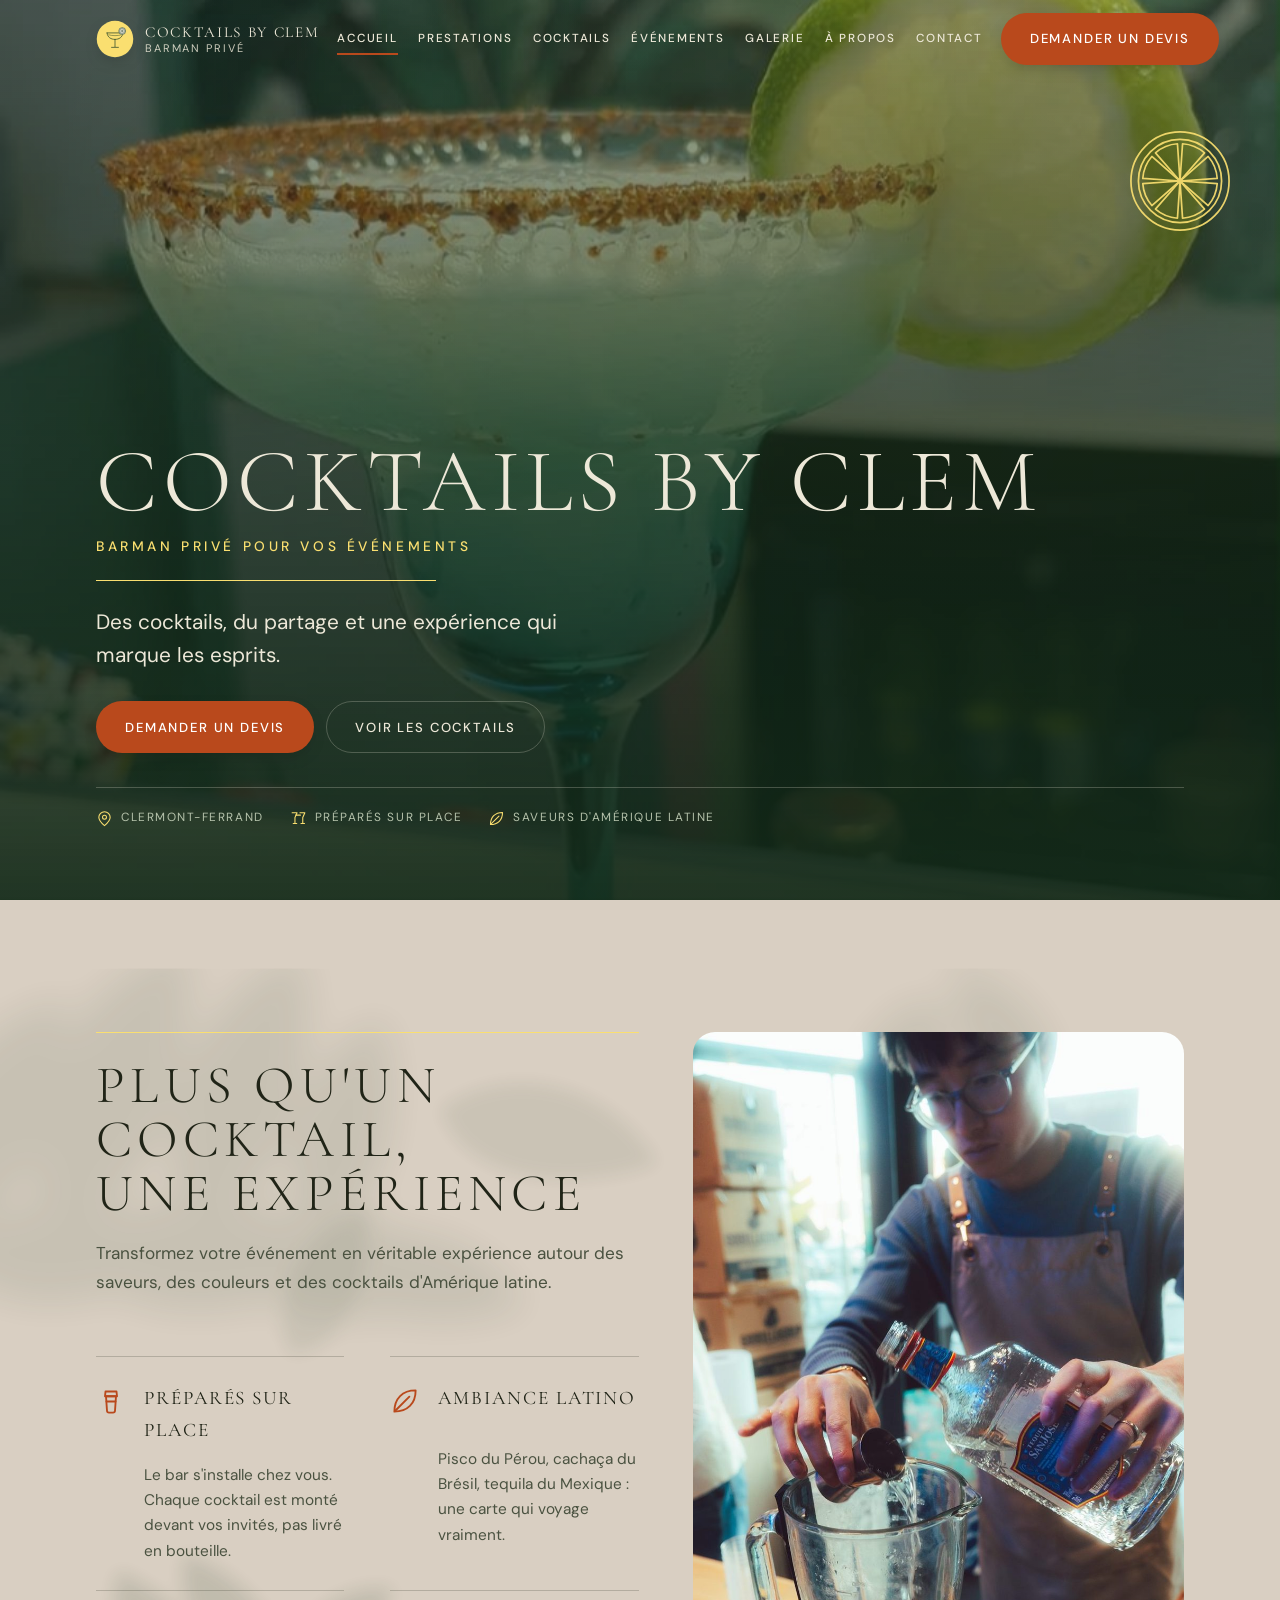
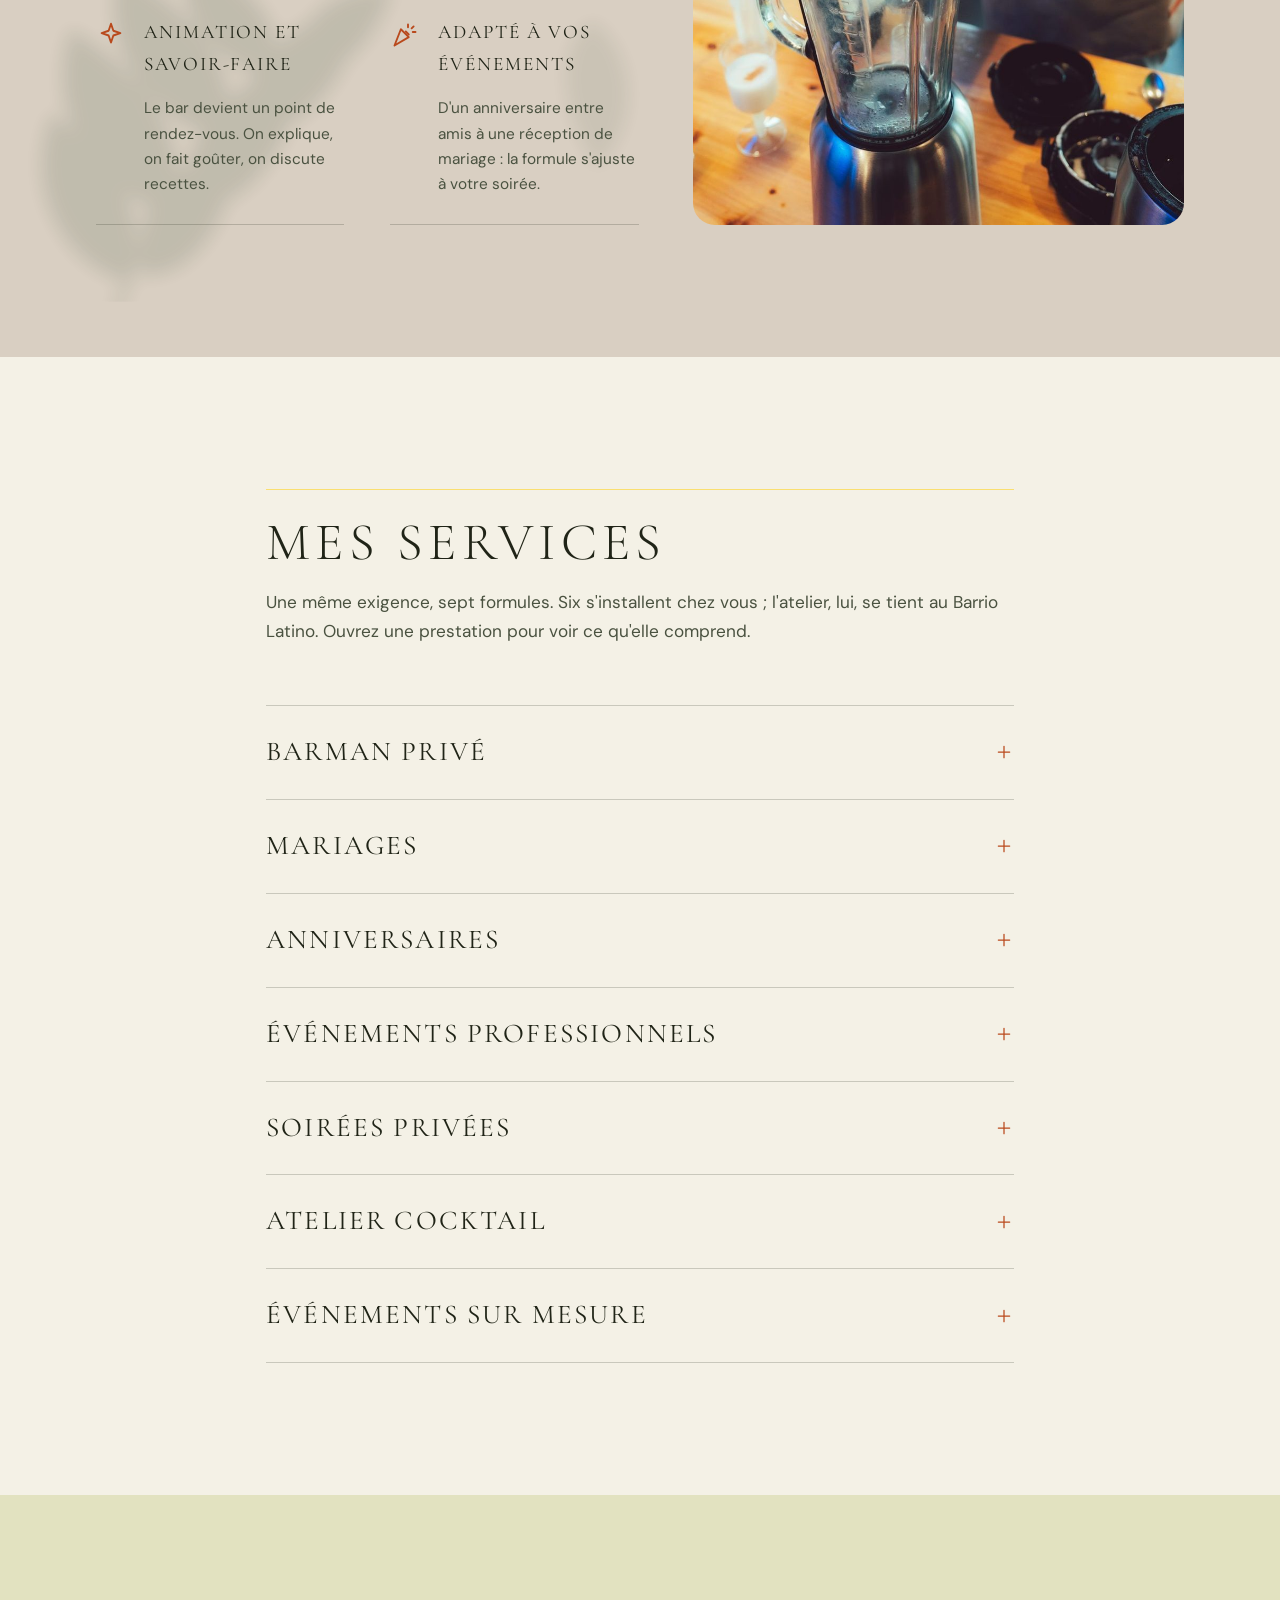
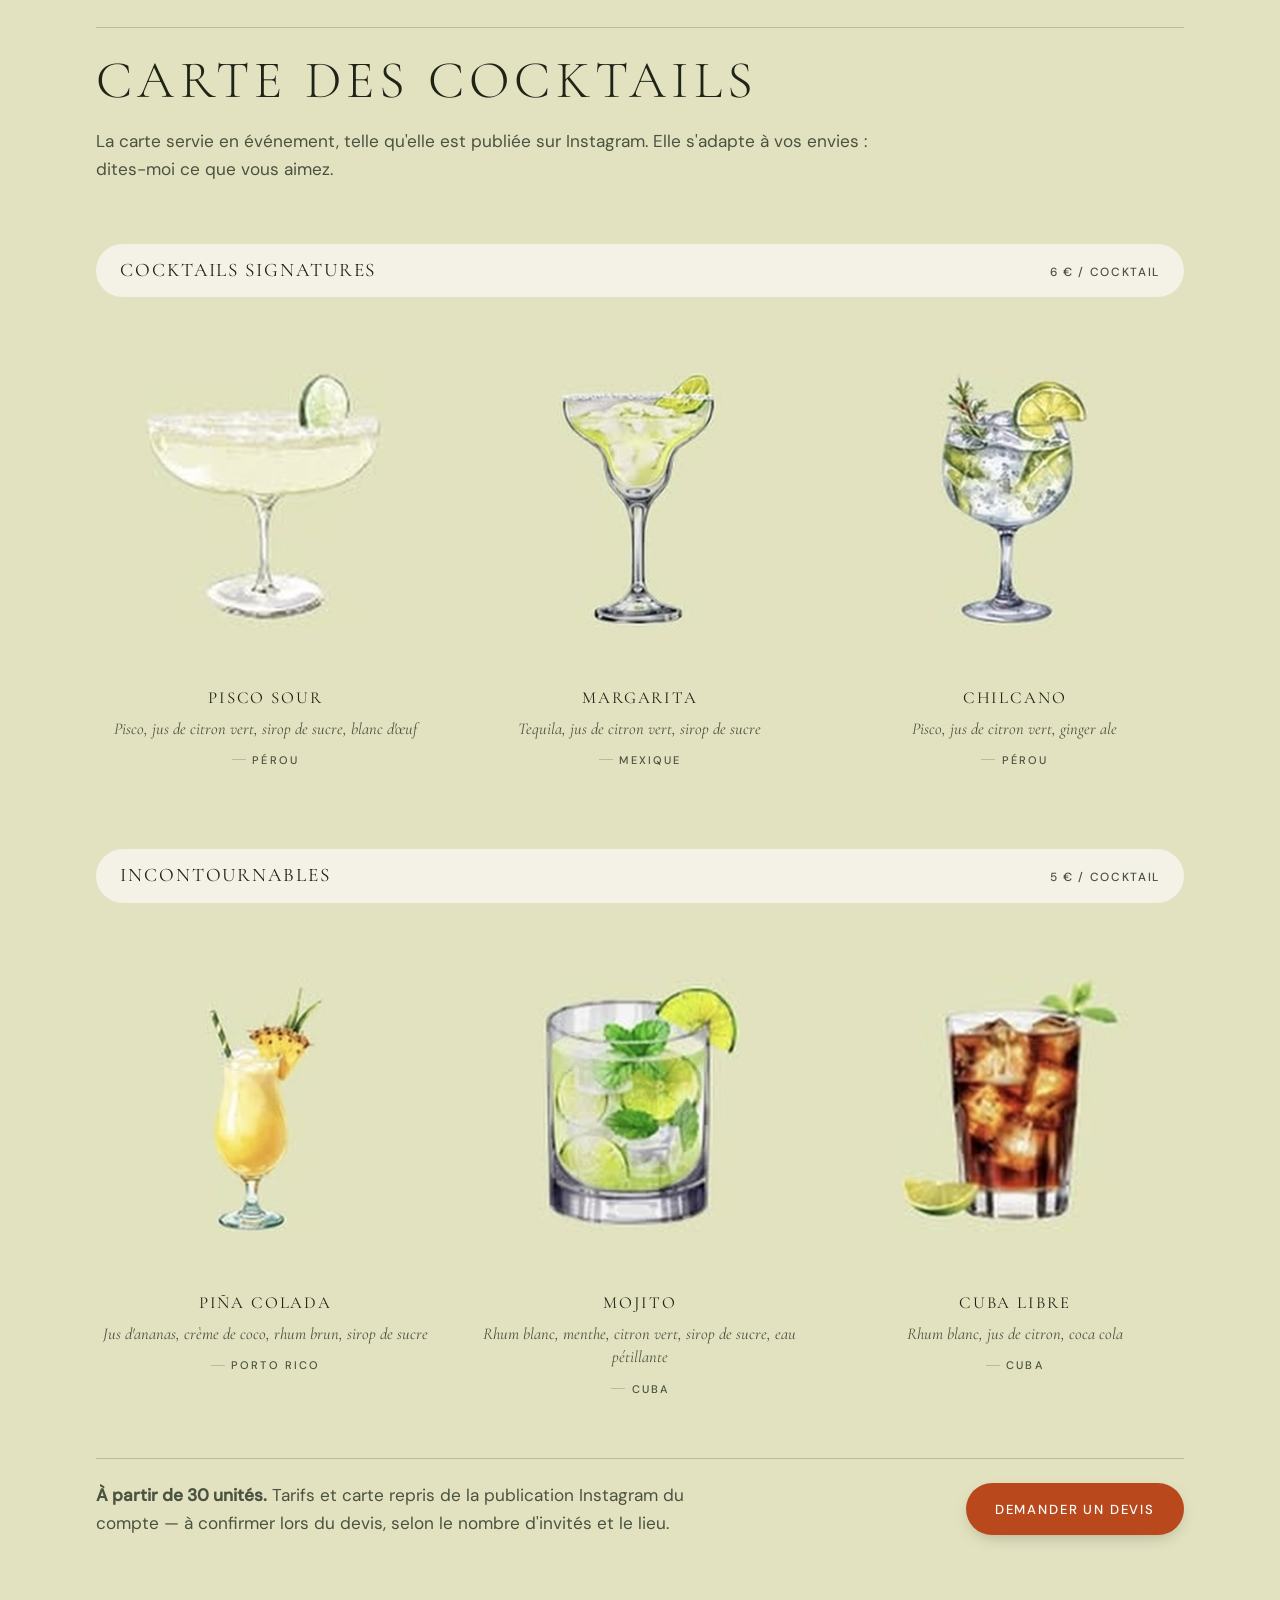
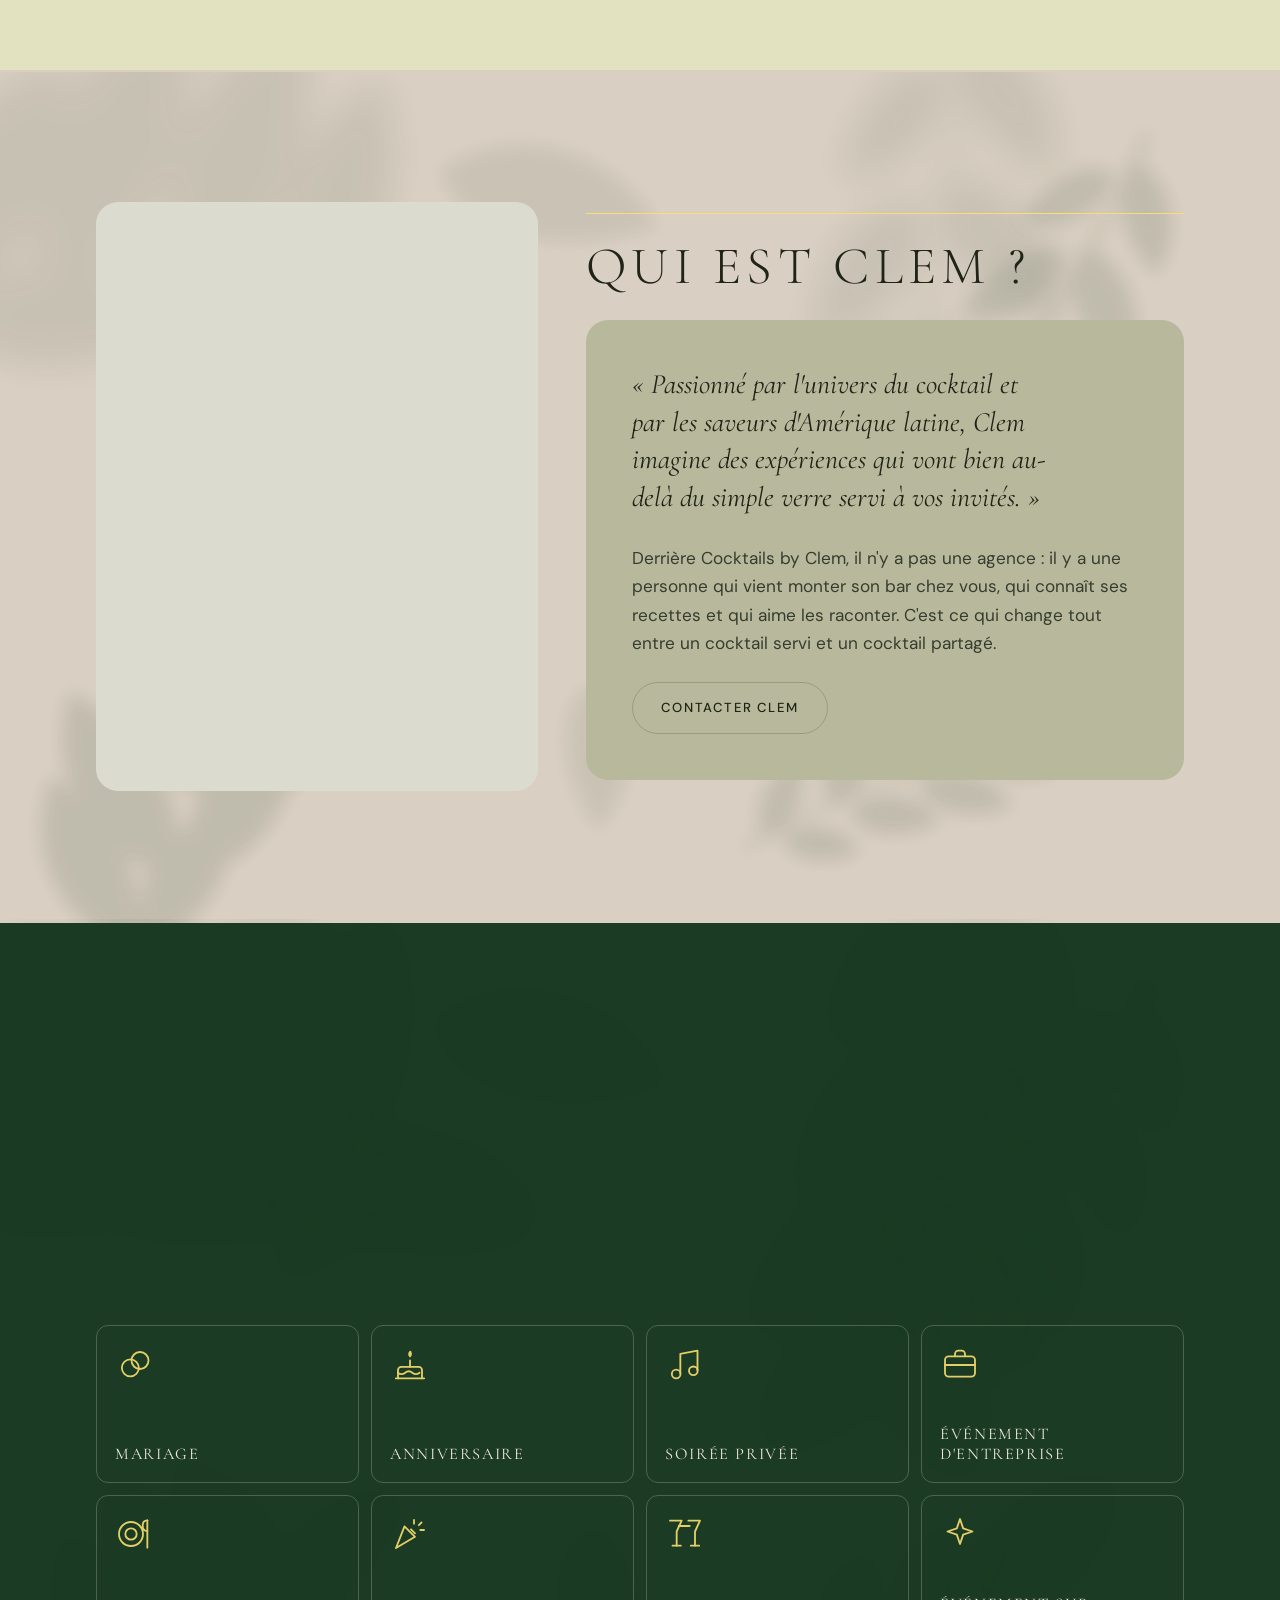
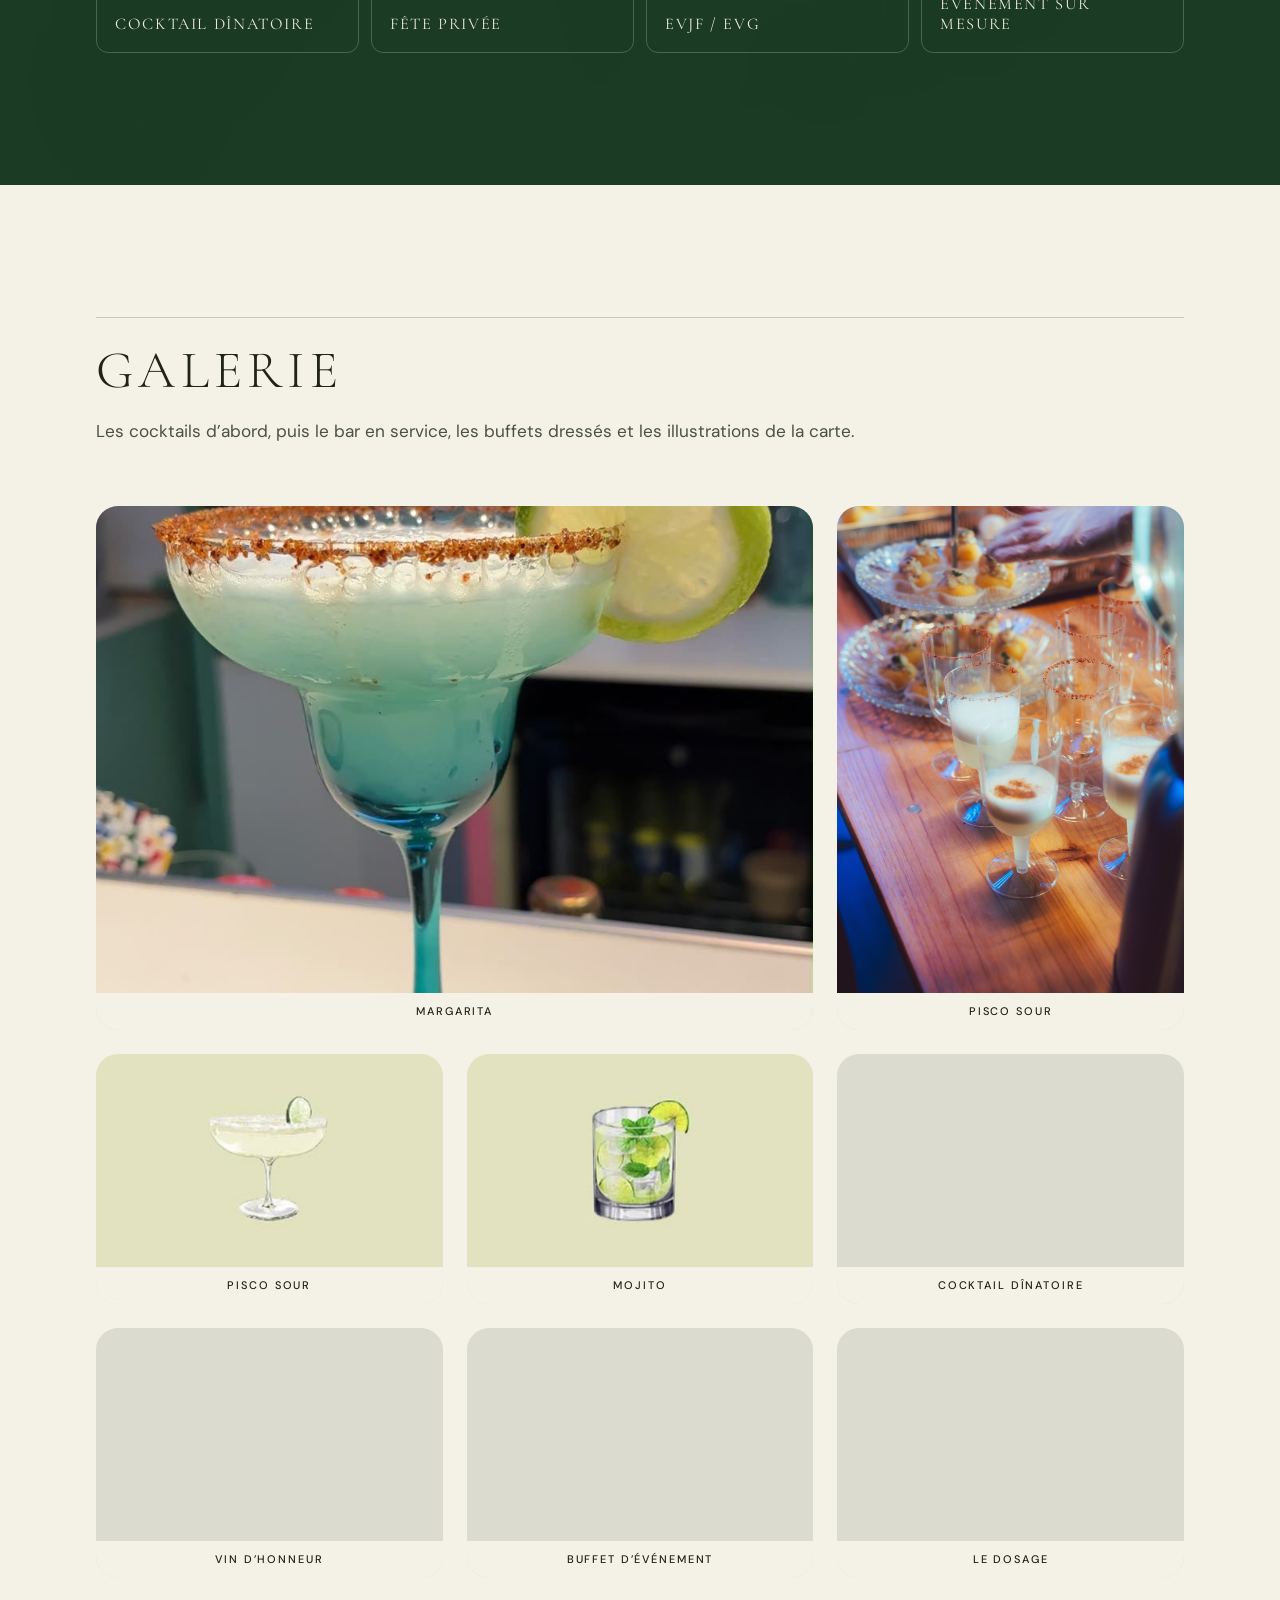
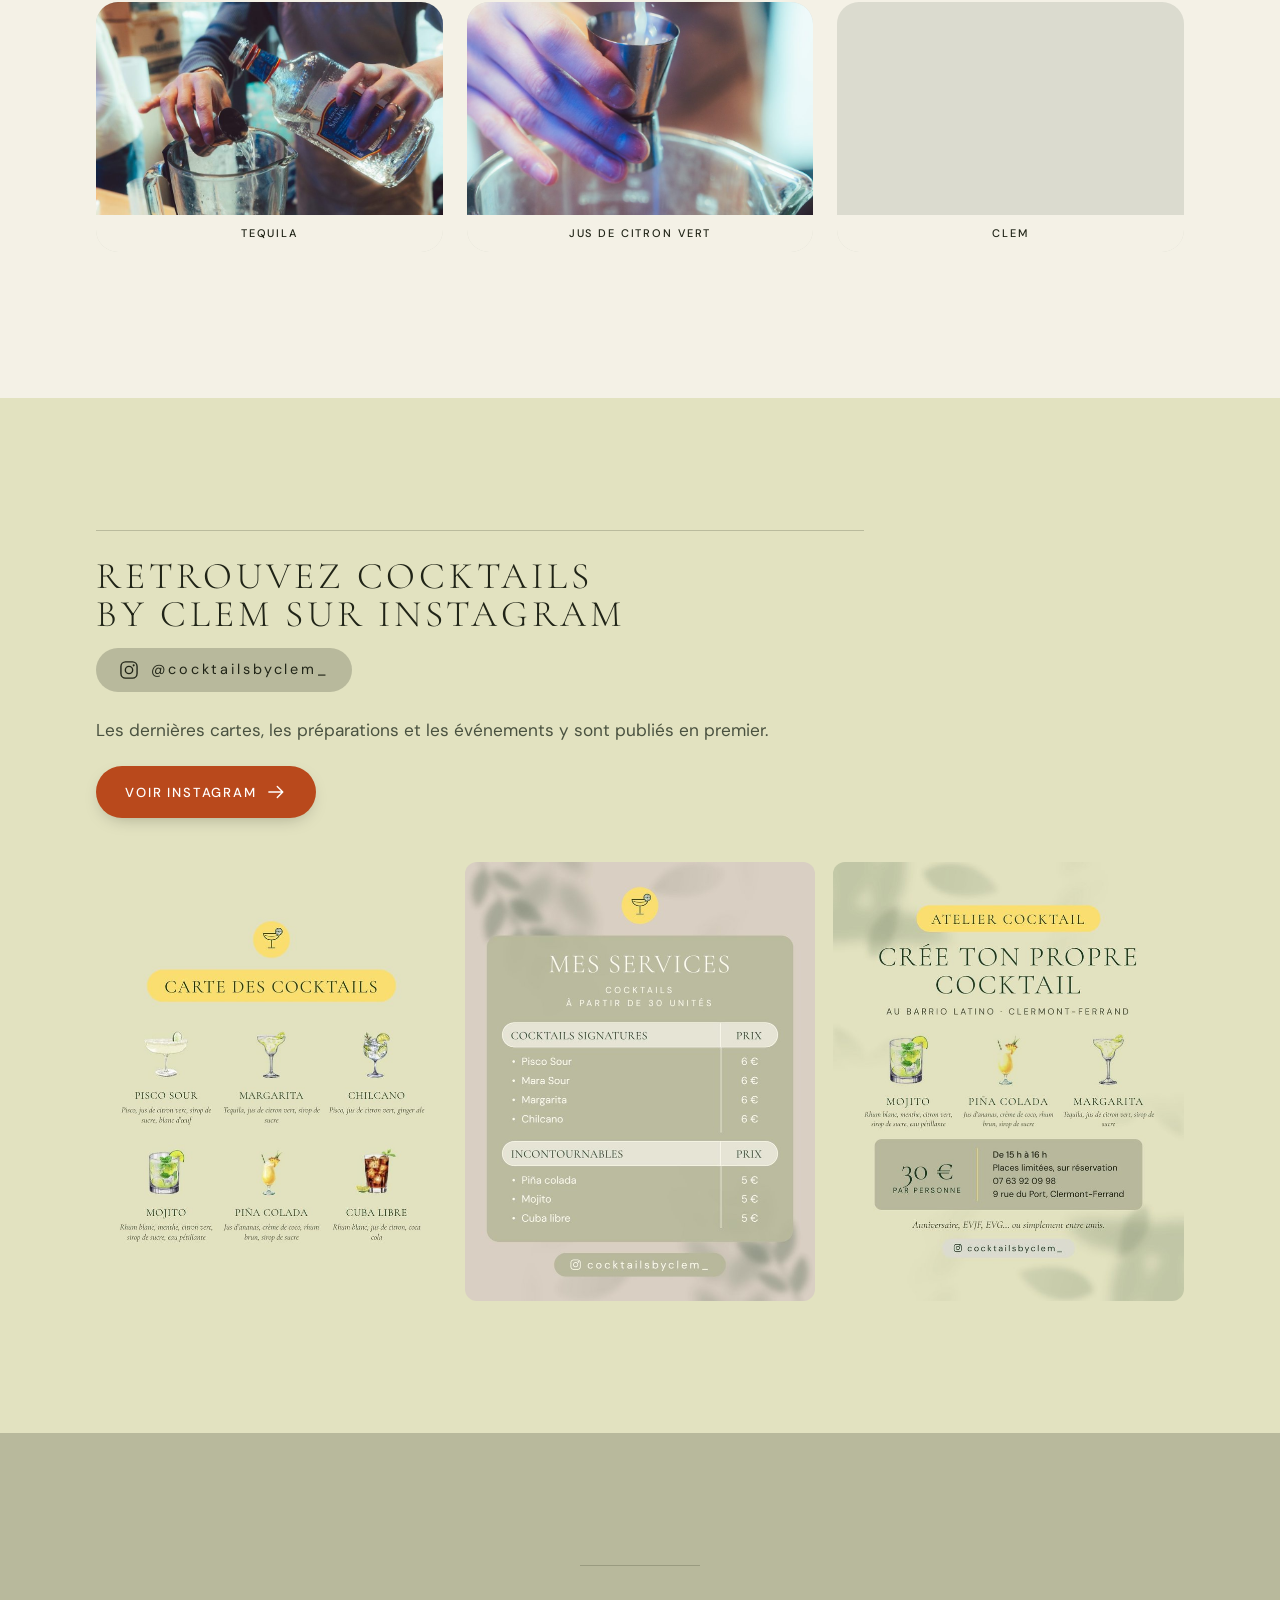
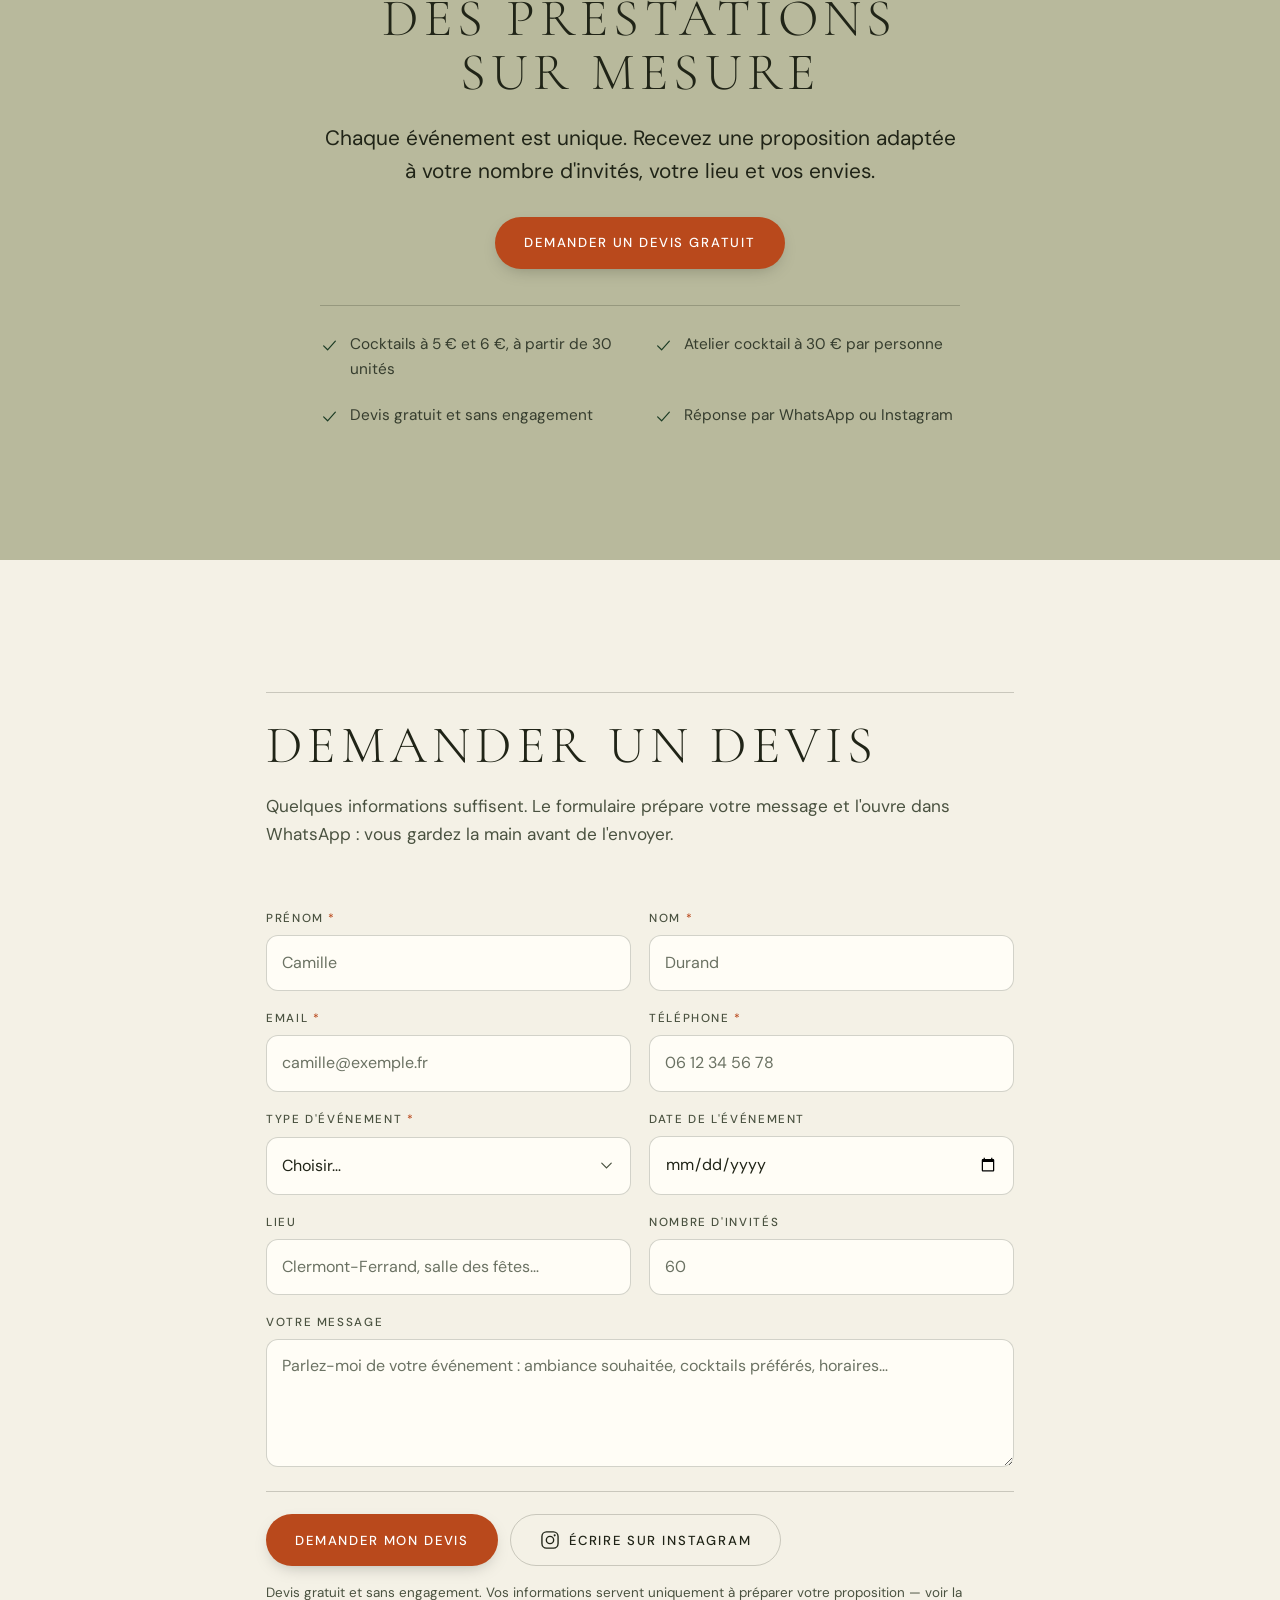
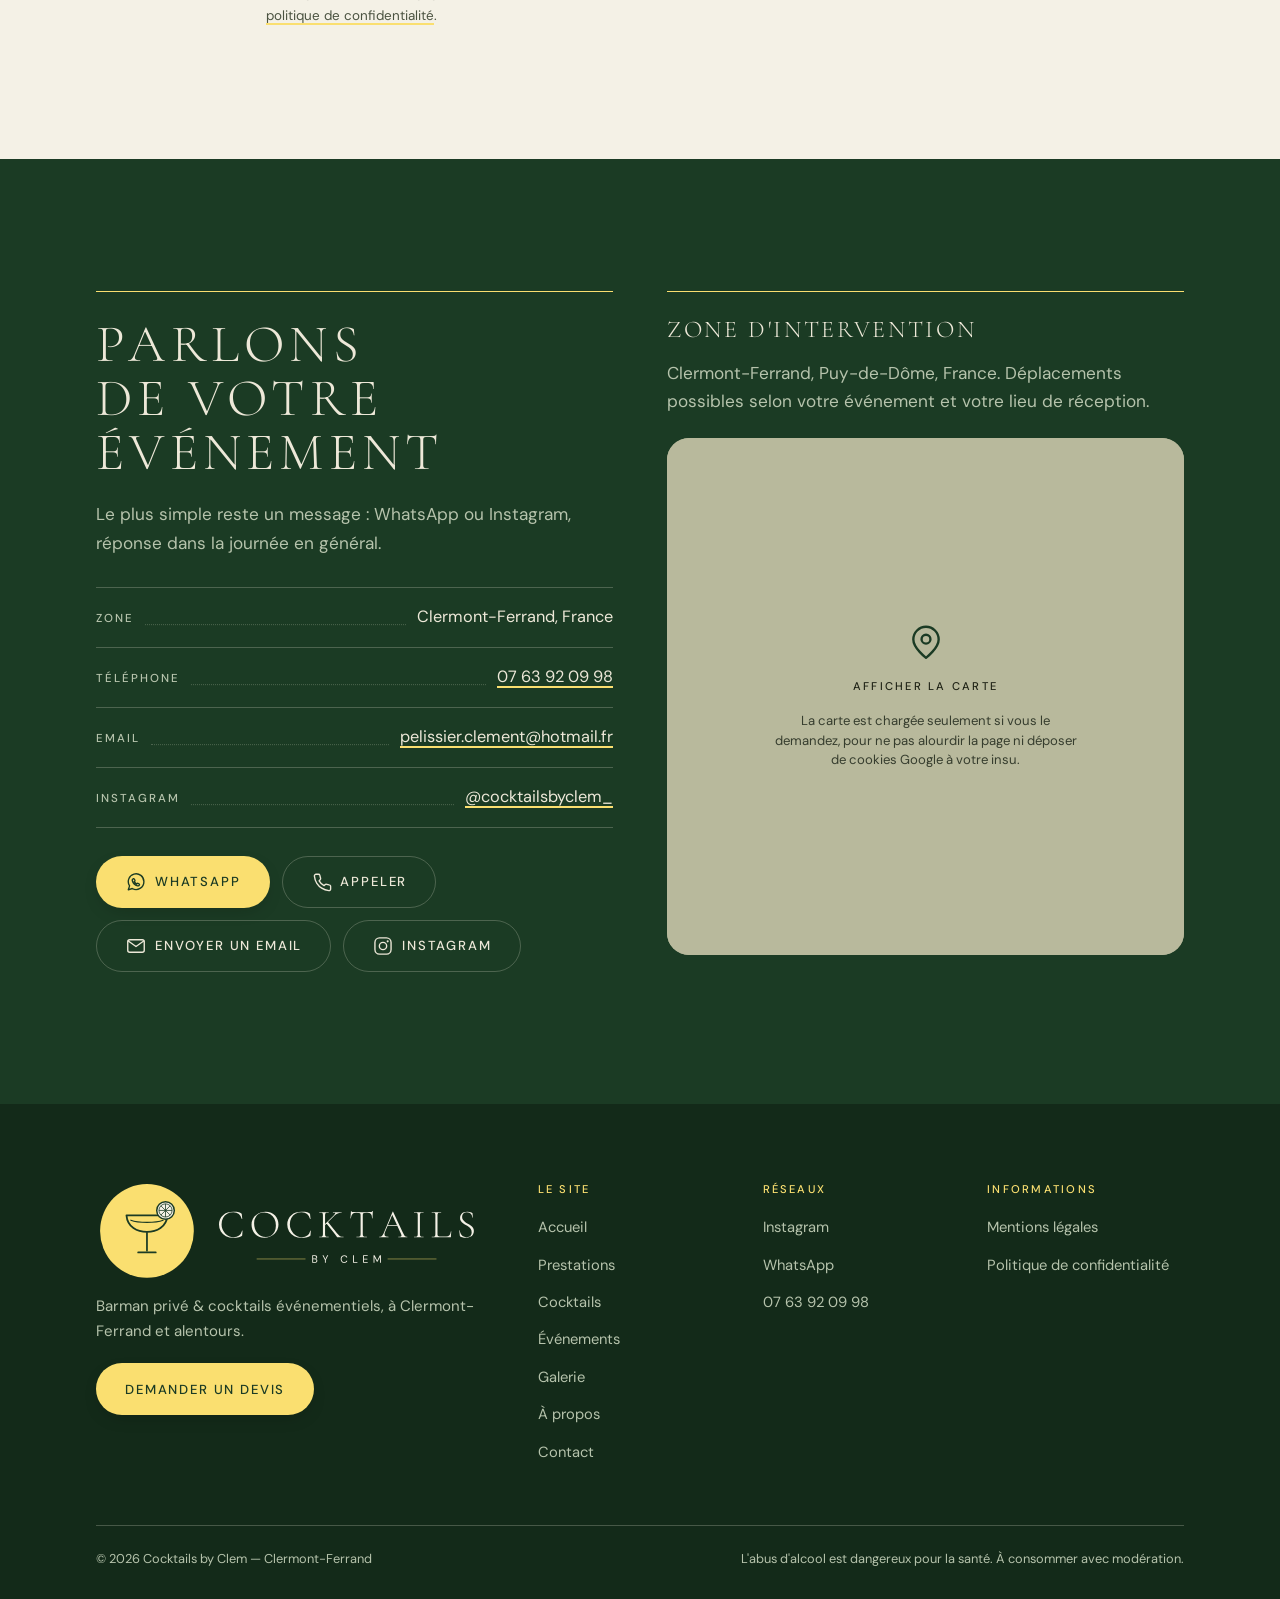
<file: index.html>
<!DOCTYPE html>
<html lang="fr">
<head>
<meta charset="utf-8">
<meta name="viewport" content="width=device-width,initial-scale=1,viewport-fit=cover">
<title>Cocktails by Clem | Barman privé à Clermont-Ferrand</title>
<meta name="description" content="Barman privé à Clermont-Ferrand pour mariages, anniversaires, soirées privées et événements professionnels. Cocktails sur mesure et expérience latino.">
<meta name="theme-color" content="#1B3B24">
<meta name="author" content="Cocktails by Clem">
<link rel="canonical" href="https://cocktailsbyclem.github.io/">

<meta property="og:type" content="website">
<meta property="og:locale" content="fr_FR">
<meta property="og:site_name" content="Cocktails by Clem">
<meta property="og:url" content="https://cocktailsbyclem.github.io/">
<meta property="og:title" content="Cocktails by Clem | Barman privé à Clermont-Ferrand">
<meta property="og:description" content="Barman privé pour mariages, anniversaires, soirées privées et événements professionnels autour de Clermont-Ferrand. Cocktails d'Amérique latine préparés sur place.">
<meta property="og:image" content="https://cocktailsbyclem.github.io/cocktailsbyclem-site/assets/og-image.jpg">
<meta property="og:image:width" content="1200">
<meta property="og:image:height" content="630">
<meta property="og:image:alt" content="Une margarita préparée par Cocktails by Clem, barman privé à Clermont-Ferrand.">
<meta name="twitter:card" content="summary_large_image">

<link rel="icon" href="favicon.svg" type="image/svg+xml">
<link rel="apple-touch-icon" href="favicon.svg">

<link rel="preload" as="image" href="cocktailsbyclem-site/assets/cocktail-margarita.jpg" fetchpriority="high">
<link rel="preload" href="cocktailsbyclem-site/assets/fonts/cormorant-garamond-300-latin.woff2" as="font" type="font/woff2" crossorigin>
<link rel="preload" href="cocktailsbyclem-site/assets/fonts/dm-sans-400-latin.woff2" as="font" type="font/woff2" crossorigin>
<link rel="stylesheet" href="cocktailsbyclem-site/assets/fonts.css">
<link rel="stylesheet" href="styles.css">

<script type="application/ld+json">
{
  "@context":"https://schema.org",
  "@type":"ProfessionalService",
  "name":"Cocktails by Clem",
  "description":"Barman privé et cocktails événementiels à Clermont-Ferrand : mariages, anniversaires, soirées privées et événements professionnels.",
  "image":"https://cocktailsbyclem.github.io/cocktailsbyclem-site/assets/og-image.jpg",
  "url":"https://cocktailsbyclem.github.io/",
  "telephone":"+33763920998",
  "email":"pelissier.clement@hotmail.fr",
  "priceRange":"5€ – 6€ par cocktail",
  "currenciesAccepted":"EUR",
  "address":{"@type":"PostalAddress","streetAddress":"9 rue du Port","addressLocality":"Clermont-Ferrand","postalCode":"63000","addressRegion":"Puy-de-Dôme","addressCountry":"FR"},
  "geo":{"@type":"GeoCoordinates","latitude":45.7772,"longitude":3.0870},
  "areaServed":{"@type":"GeoCircle","geoMidpoint":{"@type":"GeoCoordinates","latitude":45.7772,"longitude":3.0870},"description":"Clermont-Ferrand, Puy-de-Dôme et alentours. Déplacements possibles selon l'événement et le lieu de réception."},
  "sameAs":["https://www.instagram.com/cocktailsbyclem_/"],
  "knowsLanguage":"fr",
  "makesOffer":[
    {"@type":"Offer","itemOffered":{"@type":"Service","name":"Barman privé pour événement"}},
    {"@type":"Offer","itemOffered":{"@type":"Service","name":"Cocktails pour mariage"}},
    {"@type":"Offer","itemOffered":{"@type":"Service","name":"Cocktails pour anniversaire"}},
    {"@type":"Offer","itemOffered":{"@type":"Service","name":"Cocktails pour événement d'entreprise"}},
    {"@type":"Offer","itemOffered":{"@type":"Service","name":"Bar à cocktails pour soirée privée"}},
    {"@type":"Offer","itemOffered":{"@type":"Service","name":"Prestation cocktail sur mesure"}},
    {"@type":"Offer","price":"30","priceCurrency":"EUR",
     "description":"Tarif par personne. Atelier organisé au Barrio Latino, à Clermont-Ferrand.",
     "itemOffered":{"@type":"Service","name":"Atelier cocktail"}}
  ]
}
</script>
</head>
<body>
<a class="skip" href="#contenu">Aller au contenu</a>

<!-- Jeu d'icônes : un seul trait, 1.5, dessiné — aucun emoji en guise de pictogramme. -->
<svg width="0" height="0" style="position:absolute" aria-hidden="true" focusable="false"><defs>
  <symbol id="i-glass" viewBox="0 0 24 24"><path d="M4 5h16l-8 9-8-9Z"/><path d="M12 14v6"/><path d="M8.5 20h7"/></symbol>
  <symbol id="i-shaker" viewBox="0 0 24 24"><path d="M8 8.2h8l-.8 11.6a1.6 1.6 0 0 1-1.6 1.5h-3.2a1.6 1.6 0 0 1-1.6-1.5L8 8.2Z"/><path d="M7.6 4.4h8.8l.4 3.8H7.2l.4-3.8Z"/><path d="M8.4 12.4h7.2"/></symbol>
  <symbol id="i-leaf" viewBox="0 0 24 24"><path d="M20.5 3.5C10 3.5 3.5 10 3.5 20.5c10.5 0 17-6.5 17-17Z"/><path d="M4.4 19.6 15.5 8.5"/></symbol>
  <symbol id="i-sparkle" viewBox="0 0 24 24"><path d="m12 3 1.9 5.6L19.5 10.5l-5.6 1.9L12 18l-1.9-5.6-5.6-1.9 5.6-1.9L12 3Z"/></symbol>
  <symbol id="i-glasses" viewBox="0 0 24 24"><path d="M3 4h7l-3 6.5V19"/><path d="M4.5 19h5"/><path d="M14 4h7l-3 6.5V19"/><path d="M15.5 19h5"/><path d="M8.2 7.2h6.6"/></symbol>
  <symbol id="i-rings" viewBox="0 0 24 24"><circle cx="9.2" cy="14.3" r="5.1"/><circle cx="15" cy="9.9" r="5.1"/></symbol>
  <symbol id="i-cake" viewBox="0 0 24 24"><path d="M3.5 20.6h17"/><path d="M4.8 20.6v-4.9a2 2 0 0 1 2-2h10.4a2 2 0 0 1 2 2v4.9"/><path d="M12 13.7v-3.9"/><path d="M12 7.4c1-1.2.2-2.8.2-2.8s-1.3 1.6-.2 2.8Z"/><path d="M4.8 17.2c1.4 1.1 2.9 1.1 4.3 0s2.9-1.1 4.3 0 2.9 1.1 4.3 0"/></symbol>
  <symbol id="i-music" viewBox="0 0 24 24"><path d="M9.2 17.6V5.9l10.3-1.9v11.7"/><circle cx="6.7" cy="18" r="2.6"/><circle cx="17" cy="16.1" r="2.6"/></symbol>
  <symbol id="i-case" viewBox="0 0 24 24"><rect x="3" y="7.4" width="18" height="12.2" rx="2.2"/><path d="M9 7.4V6a2 2 0 0 1 2-2h2a2 2 0 0 1 2 2v1.4"/><path d="M3 12.6h18"/></symbol>
  <symbol id="i-plate" viewBox="0 0 24 24"><circle cx="9.6" cy="12" r="7.2"/><circle cx="9.6" cy="12" r="3.4"/><path d="M19.4 3.8v16.4"/><path d="M19.4 3.8c-1.7 0-2.8 1.3-2.8 3.2s1.1 3.2 2.8 3.2"/></symbol>
  <symbol id="i-confetti" viewBox="0 0 24 24"><path d="m3.6 20.4 5.1-13 6.3 6.3-11.4 6.7Z"/><path d="M14.4 3.6v2.2M20.4 9.6h-2.2M18.9 5.1l-1.6 1.6"/><path d="M12.6 9.2 15 11.6"/></symbol>
  <symbol id="i-pin" viewBox="0 0 24 24"><path d="M20 10.4c0 5.5-8 11.6-8 11.6s-8-6.1-8-11.6a8 8 0 1 1 16 0Z"/><circle cx="12" cy="10.2" r="2.8"/></symbol>
  <symbol id="i-phone" viewBox="0 0 24 24"><path d="M21.4 17.1v2.5a1.8 1.8 0 0 1-2 1.8 17.6 17.6 0 0 1-7.7-2.7 17.3 17.3 0 0 1-5.3-5.3A17.6 17.6 0 0 1 3.7 5.6a1.8 1.8 0 0 1 1.8-2h2.5a1.8 1.8 0 0 1 1.8 1.6c.1.9.3 1.7.6 2.5A1.8 1.8 0 0 1 10 9.6L8.9 10.7a14 14 0 0 0 5.3 5.3l1.1-1.1a1.8 1.8 0 0 1 1.9-.4c.8.3 1.6.5 2.5.6a1.8 1.8 0 0 1 1.7 1.9Z"/></symbol>
  <symbol id="i-mail" viewBox="0 0 24 24"><rect x="3" y="5.2" width="18" height="13.6" rx="2.2"/><path d="m3.6 6.6 8.4 5.9 8.4-5.9"/></symbol>
  <symbol id="i-insta" viewBox="0 0 24 24"><rect x="3.2" y="3.2" width="17.6" height="17.6" rx="5"/><circle cx="12" cy="12" r="4"/><circle cx="17.1" cy="6.9" r="1.15" fill="currentColor" stroke="none"/></symbol>
  <symbol id="i-whatsapp" viewBox="0 0 24 24"><path d="M20.6 11.7a8.5 8.5 0 0 1-12.7 7.4l-4.3 1.4 1.4-4.3A8.5 8.5 0 1 1 20.6 11.7Z"/><path d="M9.3 8.5c.3-.1.6 0 .8.3l.8 1.3c.2.3.1.6-.1.8l-.6.6a7.6 7.6 0 0 0 2.6 2.6l.6-.6c.2-.2.5-.3.8-.1l1.3.8c.3.2.4.5.3.8-.3.9-1.2 1.4-2.1 1.2a8.4 8.4 0 0 1-5.8-5.8c-.2-.9.4-1.8 1.4-2.1Z"/></symbol>
  <symbol id="i-plus" viewBox="0 0 24 24"><path d="M12 5.2v13.6M5.2 12h13.6"/></symbol>
  <symbol id="i-check" viewBox="0 0 24 24"><path d="m4.6 12.4 5 5 9.8-10.8"/></symbol>
  <symbol id="i-alert" viewBox="0 0 24 24"><circle cx="12" cy="12" r="8.8"/><path d="M12 7.3v5.6M12 16.2v.3"/></symbol>
  <symbol id="i-star" viewBox="0 0 24 24"><path d="m12 3.6 2.6 5.3 5.9.9-4.3 4.1 1 5.8-5.2-2.7-5.2 2.7 1-5.8-4.3-4.1 5.9-.9L12 3.6Z"/></symbol>
  <symbol id="i-arrow" viewBox="0 0 24 24"><path d="M4.2 12h15.1M13.4 6.1 19.4 12l-6 5.9"/></symbol>
  <symbol id="i-image" viewBox="0 0 24 24"><rect x="3" y="4.4" width="18" height="15.2" rx="2.4"/><circle cx="8.8" cy="9.6" r="1.8"/><path d="m3.4 16.9 5.1-4.4 4 3.4 3.5-2.9 4.6 3.9"/></symbol>
  <symbol id="i-users" viewBox="0 0 24 24"><path d="M16.2 19.6v-1.5a4 4 0 0 0-4-4H6.4a4 4 0 0 0-4 4v1.5"/><circle cx="9.3" cy="7.2" r="3.2"/><path d="M21.6 19.6v-1.5a4 4 0 0 0-3-3.9"/><path d="M16.6 4.2a4 4 0 0 1 0 5.8"/></symbol>
</defs></svg>

<!-- ======================= EN-TÊTE ======================= -->
<header class="hdr" id="hdr">
  <div class="hdr__bar">
    <a class="brand" href="#accueil" aria-label="Cocktails by Clem, accueil">
      <svg class="brand__mark" aria-hidden="true" xmlns="http://www.w3.org/2000/svg" viewBox="0 0 200 200"><g transform="translate(0 0) scale(1.0)">
  <circle cx="100" cy="100" r="96" fill="#FADF70"/>
  <g fill="none" stroke="#1B3B24" stroke-linecap="round" stroke-linejoin="round">
    <path stroke-width="3.6" d="M58 68H142M58 68C60 92 80 102 100 102S140 92 142 68M100 102V140M82 144H118"/>
    <path stroke-width="2.4" d="M67 78C82 84 118 84 133 78"/>
  </g>
  <circle cx="138" cy="58" r="18" fill="#F4F1E6" stroke="#1B3B24" stroke-width="3"/>
  <g fill="none" stroke="#1B3B24" stroke-width="1.6"><circle cx="138" cy="58" r="13.5"/><line x1="138" y1="58" x2="151.50" y2="58.00"/><line x1="138" y1="58" x2="147.55" y2="67.55"/><line x1="138" y1="58" x2="138.00" y2="71.50"/><line x1="138" y1="58" x2="128.45" y2="67.55"/><line x1="138" y1="58" x2="124.50" y2="58.00"/><line x1="138" y1="58" x2="128.45" y2="48.45"/><line x1="138" y1="58" x2="138.00" y2="44.50"/><line x1="138" y1="58" x2="147.55" y2="48.45"/></g>
</g></svg>
      <span class="brand__txt"><b>Cocktails by Clem</b><span>Barman privé</span></span>
    </a>
    <nav class="nav" id="nav" aria-label="Navigation principale">
      <a href="#accueil">Accueil</a>
      <a href="#prestations">Prestations</a>
      <a href="#cocktails">Cocktails</a>
      <a href="#evenements">Événements</a>
      <a href="#galerie">Galerie</a>
      <a href="#a-propos">À propos</a>
      <a href="#contact">Contact</a>
    </nav>
    <a class="btn btn-primary hdr__cta" href="#devis">Demander un devis</a>
    <button class="burger" id="burger" type="button" aria-expanded="false" aria-controls="menu" aria-label="Ouvrir le menu">
      <span></span><span></span><span></span>
    </button>
  </div>
</header>

<div class="menu" id="menu" hidden>
  <a href="#accueil">Accueil</a>
  <a href="#prestations">Prestations</a>
  <a href="#cocktails">Cocktails</a>
  <a href="#evenements">Événements</a>
  <a href="#galerie">Galerie</a>
  <a href="#a-propos">À propos</a>
  <a href="#contact">Contact</a>
  <a class="btn btn-primary" href="#devis">Demander un devis</a>
  <div class="menu__foot">
    <a class="btn btn-ghost" href="https://wa.me/33763920998" target="_blank" rel="noopener">
      <svg class="ico" aria-hidden="true"><use href="#i-whatsapp"/></svg>WhatsApp</a>
    <a class="btn btn-ghost" href="https://www.instagram.com/cocktailsbyclem_/" target="_blank" rel="noopener">
      <svg class="ico" aria-hidden="true"><use href="#i-insta"/></svg>Instagram</a>
  </div>
</div>

<main id="contenu">

<!-- ======================= HERO ======================= -->
<section class="hero on-dark" id="accueil">
  <div class="hero__bg" data-parallax="0.14">
    <img src="cocktailsbyclem-site/assets/cocktail-margarita.jpg" alt="Margarita givrée, bord givré d'épices et rondelle de citron vert, préparée par Cocktails by Clem." width="900" height="1600" fetchpriority="high" decoding="async">
  </div>
  <div class="hero__veil"></div>
  <svg class="hero__mark" viewBox="-60 -60 120 120" fill="none" stroke="currentColor"
       stroke-width="1.6" stroke-linejoin="round" aria-hidden="true" data-parallax="-0.06">
    <circle cx="0" cy="0" r="46"/>
    <circle cx="0" cy="0" r="39"/>
    <path d="M0 0L34.9 2.4A35 35 0 0 1 26.4 23.0Z"/>
    <path d="M0 0L23.0 26.4A35 35 0 0 1 2.4 34.9Z"/>
    <path d="M0 0L-2.4 34.9A35 35 0 0 1 -23.0 26.4Z"/>
    <path d="M0 0L-26.4 23.0A35 35 0 0 1 -34.9 2.4Z"/>
    <path d="M0 0L-34.9 -2.4A35 35 0 0 1 -26.4 -23.0Z"/>
    <path d="M0 0L-23.0 -26.4A35 35 0 0 1 -2.4 -34.9Z"/>
    <path d="M0 0L2.4 -34.9A35 35 0 0 1 23.0 -26.4Z"/>
    <path d="M0 0L26.4 -23.0A35 35 0 0 1 34.9 -2.4Z"/>
  </svg>

  <div class="wrap">
    <h1 class="hero__title">
      <span class="d1">Cocktails by Clem</span>
    </h1>
    <span class="hero__role">Barman privé pour vos événements</span>
    <hr class="rule">
    <p class="lead">Des cocktails, du partage et une expérience qui marque les esprits.</p>
    <div class="btn-row">
      <a class="btn btn-primary" href="#devis">Demander un devis</a>
      <a class="btn btn-ghost" href="#cocktails">Voir les cocktails</a>
    </div>
    <div class="hero__meta">
      <span><svg class="ico" aria-hidden="true"><use href="#i-pin"/></svg>Clermont-Ferrand</span>
      <span><svg class="ico" aria-hidden="true"><use href="#i-glasses"/></svg>Préparés sur place</span>
      <span><svg class="ico" aria-hidden="true"><use href="#i-leaf"/></svg>Saveurs d'Amérique latine</span>
    </div>
  </div>
</section>

<!-- ======================= EXPÉRIENCE ======================= -->
<section class="section s-greige" id="experience">
  <div class="leaves" data-parallax="0.07"></div>
  <div class="wrap">
    <div class="exp-wrap">
      <div>
        <div class="head reveal">
          <hr class="rule">
          <h2 class="d2">Plus qu'un cocktail,<br>une expérience</h2>
          <p class="prose">Transformez votre événement en véritable expérience autour des saveurs,
            des couleurs et des cocktails d'Amérique latine.</p>
        </div>
        <div class="exp reveal-stagger">
          <div class="exp__item" style="--i:0">
            <svg class="ico ico-lg" aria-hidden="true"><use href="#i-shaker"/></svg>
            <h3>Préparés sur place</h3>
            <p>Le bar s'installe chez vous. Chaque cocktail est monté devant vos invités, pas livré en bouteille.</p>
          </div>
          <div class="exp__item" style="--i:1">
            <svg class="ico ico-lg" aria-hidden="true"><use href="#i-leaf"/></svg>
            <h3>Ambiance latino</h3>
            <p>Pisco du Pérou, cachaça du Brésil, tequila du Mexique : une carte qui voyage vraiment.</p>
          </div>
          <div class="exp__item" style="--i:2">
            <svg class="ico ico-lg" aria-hidden="true"><use href="#i-sparkle"/></svg>
            <h3>Animation et savoir-faire</h3>
            <p>Le bar devient un point de rendez-vous. On explique, on fait goûter, on discute recettes.</p>
          </div>
          <div class="exp__item" style="--i:3">
            <svg class="ico ico-lg" aria-hidden="true"><use href="#i-confetti"/></svg>
            <h3>Adapté à vos événements</h3>
            <p>D'un anniversaire entre amis à une réception de mariage : la formule s'ajuste à votre soirée.</p>
          </div>
        </div>
      </div>
      <div class="exp__media reveal">
        <div class="frame frame--tall">
          <img src="cocktailsbyclem-site/assets/barman-prepare.jpg" alt="Clem dose la tequila au-dessus du blender pendant le service." width="1000" height="1500" loading="lazy" decoding="async">
        </div>
      </div>
    </div>
  </div>
</section>

<!-- ======================= PRESTATIONS ======================= -->
<section class="section s-cream" id="prestations">
  <div class="wrap wrap-narrow">
    <div class="head reveal">
      <hr class="rule">
      <h2 class="d2">Mes services</h2>
      <p class="prose">Une même exigence, sept formules. Six s'installent chez vous&nbsp;; l'atelier, lui,
        se tient au Barrio Latino. Ouvrez une prestation pour voir ce qu'elle comprend.</p>
    </div>
    <div class="srv" id="srv"></div>
  </div>
</section>

<!-- ======================= CARTE DES COCKTAILS ======================= -->
<section class="section s-lemon" id="cocktails">
  <div class="wrap">
    <div class="head reveal">
      <hr class="rule rule-ink">
      <h2 class="d2">Carte des cocktails</h2>
      <p class="prose">La carte servie en événement, telle qu'elle est publiée sur Instagram.
        Elle s'adapte à vos envies : dites-moi ce que vous aimez.</p>
    </div>

    <div class="carte__group reveal">
      <div class="carte__cap"><h3>Cocktails signatures</h3><span class="num">6 € / cocktail</span></div>
      <div class="carte__grid reveal-stagger" id="carte-signatures"></div>
    </div>

    <div class="carte__group reveal">
      <div class="carte__cap"><h3>Incontournables</h3><span class="num">5 € / cocktail</span></div>
      <div class="carte__grid reveal-stagger" id="carte-classiques"></div>
    </div>

    <div class="carte__note reveal">
      <p class="prose" style="margin:0;max-width:52ch">
        <strong>À partir de 30 unités.</strong> Tarifs et carte repris de la publication Instagram
        du compte — à confirmer lors du devis, selon le nombre d'invités et le lieu.
      </p>
      <a class="btn btn-primary" href="#devis">Demander un devis</a>
    </div>
  </div>
</section>

<!-- ======================= QUI EST CLEM ======================= -->
<section class="section s-greige" id="a-propos">
  <div class="leaves" data-parallax="0.05"></div>
  <div class="wrap">
    <div class="clem">
      <div class="reveal">
        <div class="frame frame--tall">
          <img src="cocktailsbyclem-site/assets/clem.jpg" alt="Clem, barman privé de Cocktails by Clem, derrière son bar à Clermont-Ferrand." width="1000" height="1500" loading="lazy" decoding="async" style="object-position:50% 22%">
        </div>
      </div>
      <div class="reveal">
        <div class="head" style="margin-bottom:26px">
          <hr class="rule">
          <h2 class="d2">Qui est Clem&nbsp;?</h2>
        </div>
        <div class="clem__panel">
          <p class="clem__quote">« Passionné par l'univers du cocktail et par les saveurs d'Amérique
            latine, Clem imagine des expériences qui vont bien au-delà du simple verre servi à vos invités. »</p>
          <p class="prose">Derrière Cocktails by Clem, il n'y a pas une agence : il y a une personne
            qui vient monter son bar chez vous, qui connaît ses recettes et qui aime les raconter.
            C'est ce qui change tout entre un cocktail servi et un cocktail partagé.</p>
          <div class="btn-row" style="margin-top:24px">
            <a class="btn btn-ghost" href="#devis">Contacter Clem</a>
          </div>
        </div>
      </div>
    </div>
  </div>
</section>

<!-- ======================= ÉVÉNEMENTS ======================= -->
<section class="section s-forest on-dark" id="evenements">
  <div class="leaves" data-parallax="0.06"></div>
  <div class="wrap">
    <div class="head reveal">
      <hr class="rule">
      <h2 class="d2">Votre événement,<br>votre ambiance</h2>
      <p class="prose">Chaque occasion appelle sa carte, son rythme et son installation.
        Choisissez la vôtre : le formulaire s'ouvrira déjà pré-rempli.</p>
    </div>
    <div class="evt reveal-stagger" id="evt"></div>
  </div>
</section>

<!-- ======================= GALERIE ======================= -->
<section class="section s-cream" id="galerie">
  <div class="wrap">
    <div class="head reveal">
      <hr class="rule rule-ink">
      <h2 class="d2">Galerie</h2>
      <p class="prose">Les cocktails d’abord, puis le bar en service,
        les buffets dressés et les illustrations de la carte.</p>
    </div>
    <div class="gal reveal-stagger">
      <div class="frame" style="--i:0">
        <img src="cocktailsbyclem-site/assets/cocktail-margarita.jpg" alt="Margarita au bord givré d'épices, préparée par Clem." width="900" height="1600" loading="lazy" decoding="async">
        <p class="gal__cap">Margarita</p>
      </div>
      <div class="frame" style="--i:1">
        <img src="cocktailsbyclem-site/assets/pisco-sour-service.jpg" alt="Pisco Sours dressés au bar, mousse et cannelle, à côté des verres au sel pimenté." width="1000" height="1500" loading="lazy" decoding="async">
        <p class="gal__cap">Pisco Sour</p>
      </div>
      <div class="frame frame--art" style="--i:2">
        <img src="cocktailsbyclem-site/assets/cocktails/pisco-sour.jpg" alt="Illustration du Pisco Sour de la carte Cocktails by Clem." width="440" height="440" loading="lazy" decoding="async">
        <p class="gal__cap">Pisco Sour</p>
      </div>
      <div class="frame frame--art" style="--i:3">
        <img src="cocktailsbyclem-site/assets/cocktails/mojito.jpg" alt="Illustration du Mojito de la carte Cocktails by Clem." width="440" height="440" loading="lazy" decoding="async">
        <p class="gal__cap">Mojito</p>
      </div>
      <div class="frame" style="--i:4">
        <img src="cocktailsbyclem-site/assets/buffet-canapes.jpg" alt="Présentoir de bouchées et verres au sel pimenté, prêts pour le service." width="1000" height="1500" loading="lazy" decoding="async">
        <p class="gal__cap">Cocktail dînatoire</p>
      </div>
      <div class="frame" style="--i:5">
        <img src="cocktailsbyclem-site/assets/evenement-vin-honneur.jpg" alt="Vin d'honneur sous la pergola : les invités se servent au bar installé pour la réception." width="1000" height="1500" loading="lazy" decoding="async">
        <p class="gal__cap">Vin d’honneur</p>
      </div>
      <div class="frame" style="--i:6">
        <img src="cocktailsbyclem-site/assets/buffet-evenement.jpg" alt="Grande table dressée en extérieur : empanadas, bouchées et jarre de cocktail à partager." width="1000" height="1500" loading="lazy" decoding="async">
        <p class="gal__cap">Buffet d’événement</p>
      </div>
      <div class="frame" style="--i:7">
        <img src="cocktailsbyclem-site/assets/dosage-alcool.jpg" alt="Clem dose l'alcool au jigger au-dessus du blender, pendant le service." width="1000" height="1500" loading="lazy" decoding="async">
        <p class="gal__cap">Le dosage</p>
      </div>
      <div class="frame" style="--i:8">
        <img src="cocktailsbyclem-site/assets/barman-prepare.jpg" alt="Clem verse la tequila au-dessus du blender, verres prêts à être servis." width="1000" height="1500" loading="lazy" decoding="async">
        <p class="gal__cap">Tequila</p>
      </div>
      <div class="frame" style="--i:9">
        <img src="cocktailsbyclem-site/assets/dosage-citron.jpg" alt="Dosage du jus de citron vert au jigger : chaque cocktail est mesuré." width="1000" height="1500" loading="lazy" decoding="async">
        <p class="gal__cap">Jus de citron vert</p>
      </div>
      <div class="frame" style="--i:10">
        <img src="cocktailsbyclem-site/assets/clem.jpg" alt="Clem, barman privé, prépare son poste derrière le bar." width="1000" height="1500" loading="lazy" decoding="async" style="object-position:50% 22%">
        <p class="gal__cap">Clem</p>
      </div>
    </div>
  </div>
</section>

<!-- ======================= INSTAGRAM ======================= -->
<section class="section s-lemon" id="instagram">
  <div class="wrap">
    <div class="ig">
      <div class="reveal ig__txt">
        <hr class="rule rule-ink">
        <h2 class="d2" style="margin-bottom:.4em">Retrouvez Cocktails by&nbsp;Clem sur Instagram</h2>
        <p class="ig__handle"><svg class="ico" aria-hidden="true"><use href="#i-insta"/></svg>@cocktailsbyclem_</p>
        <p class="prose">Les dernières cartes, les préparations et les événements y sont publiés en premier.</p>
        <div class="btn-row" style="margin-top:22px">
          <a class="btn btn-primary" href="https://www.instagram.com/cocktailsbyclem_/" target="_blank" rel="noopener">
            Voir Instagram <svg class="ico" aria-hidden="true"><use href="#i-arrow"/></svg></a>
        </div>
      </div>
      <div class="ig__feed reveal-stagger">
        <a href="https://www.instagram.com/cocktailsbyclem_/" target="_blank" rel="noopener" style="--i:0" aria-label="Publication : la carte des cocktails — ouvrir Instagram">
          <img src="cocktailsbyclem-site/assets/insta-carte.jpg" alt="Publication Instagram présentant la carte des cocktails illustrée." width="700" height="867" loading="lazy" decoding="async"></a>
        <a href="https://www.instagram.com/cocktailsbyclem_/" target="_blank" rel="noopener" style="--i:1" aria-label="Publication : mes services et les tarifs — ouvrir Instagram">
          <img src="cocktailsbyclem-site/assets/insta-services.jpg" alt="Publication Instagram listant les services et les tarifs par cocktail." width="700" height="840" loading="lazy" decoding="async"></a>
        <a href="https://www.instagram.com/cocktailsbyclem_/" target="_blank" rel="noopener" style="--i:2" aria-label="Publication : l'atelier cocktail — ouvrir Instagram">
          <img src="cocktailsbyclem-site/assets/insta-atelier.jpg" alt="Affiche de l’atelier cocktail : crée ton propre cocktail au Barrio Latino, de 15 h à 16 h, 30 € par personne." width="700" height="875" loading="lazy" decoding="async"></a>
      </div>
    </div>
  </div>
</section>

<!-- ======================= TARIFS ======================= -->
<section class="section s-sage" id="tarifs">
  <div class="wrap">
    <div class="tarif reveal">
      <hr class="rule rule-ink" style="margin-inline:auto;max-width:120px">
      <h2 class="d2">Des prestations sur mesure</h2>
      <p class="lead">Chaque événement est unique. Recevez une proposition adaptée à votre nombre
        d'invités, votre lieu et vos envies.</p>
      <div class="btn-row">
        <a class="btn btn-primary" href="#devis">Demander un devis gratuit</a>
      </div>
      <ul class="tarif__pts">
        <li><svg class="ico" aria-hidden="true"><use href="#i-check"/></svg>
          <span>Cocktails à <span class="num">5&nbsp;€</span> et <span class="num">6&nbsp;€</span>, à partir de <span class="num">30</span> unités</span></li>
        <li><svg class="ico" aria-hidden="true"><use href="#i-check"/></svg>
          <span>Atelier cocktail à <span class="num">30&nbsp;€</span> par personne</span></li>
        <li><svg class="ico" aria-hidden="true"><use href="#i-check"/></svg>
          <span>Devis gratuit et sans engagement</span></li>
        <li><svg class="ico" aria-hidden="true"><use href="#i-check"/></svg>
          <span>Réponse par WhatsApp ou Instagram</span></li>
      </ul>
    </div>
  </div>
</section>

<!-- ======================= DEVIS ======================= -->
<section class="section s-cream" id="devis">
  <div class="wrap wrap-narrow">
    <div class="head reveal">
      <hr class="rule rule-ink">
      <h2 class="d2">Demander un devis</h2>
      <p class="prose">Quelques informations suffisent. Le formulaire prépare votre message et
        l'ouvre dans WhatsApp&nbsp;: vous gardez la main avant de l'envoyer.</p>
    </div>

    <form class="form reveal" id="devis-form" novalidate>
      <div class="form__grid">
        <div class="fld">
          <label for="f-prenom">Prénom <span class="req" aria-hidden="true">*</span></label>
          <input id="f-prenom" name="prenom" type="text" autocomplete="given-name" required
                 aria-describedby="e-prenom" placeholder="Camille">
          <p class="err" id="e-prenom" role="alert"></p>
        </div>
        <div class="fld">
          <label for="f-nom">Nom <span class="req" aria-hidden="true">*</span></label>
          <input id="f-nom" name="nom" type="text" autocomplete="family-name" required
                 aria-describedby="e-nom" placeholder="Durand">
          <p class="err" id="e-nom" role="alert"></p>
        </div>
        <div class="fld">
          <label for="f-email">Email <span class="req" aria-hidden="true">*</span></label>
          <input id="f-email" name="email" type="email" autocomplete="email" inputmode="email" required
                 aria-describedby="e-email" placeholder="camille@exemple.fr">
          <p class="err" id="e-email" role="alert"></p>
        </div>
        <div class="fld">
          <label for="f-tel">Téléphone <span class="req" aria-hidden="true">*</span></label>
          <input id="f-tel" name="tel" type="tel" autocomplete="tel" inputmode="tel" required
                 aria-describedby="e-tel" placeholder="06 12 34 56 78">
          <p class="err" id="e-tel" role="alert"></p>
        </div>
        <div class="fld">
          <label for="f-type">Type d'événement <span class="req" aria-hidden="true">*</span></label>
          <select id="f-type" name="type" required aria-describedby="e-type">
            <option value="">Choisir…</option>
            <option>Mariage</option>
            <option>Anniversaire</option>
            <option>Soirée privée</option>
            <option>Événement d'entreprise</option>
            <option>Cocktail dînatoire</option>
            <option>Fête privée</option>
            <option>EVJF / EVG</option>
            <option>Atelier cocktail</option>
            <option>Événement sur mesure</option>
          </select>
          <p class="err" id="e-type" role="alert"></p>
        </div>
        <div class="fld">
          <label for="f-date">Date de l'événement</label>
          <input id="f-date" name="date" type="date" aria-describedby="e-date">
          <p class="err" id="e-date" role="alert"></p>
        </div>
        <div class="fld">
          <label for="f-lieu">Lieu</label>
          <input id="f-lieu" name="lieu" type="text" aria-describedby="e-lieu" placeholder="Clermont-Ferrand, salle des fêtes…">
          <p class="err" id="e-lieu" role="alert"></p>
        </div>
        <div class="fld">
          <label for="f-invites">Nombre d'invités</label>
          <input id="f-invites" name="invites" type="number" min="1" max="2000" inputmode="numeric"
                 aria-describedby="e-invites" placeholder="60">
          <p class="err" id="e-invites" role="alert"></p>
        </div>
        <div class="fld full">
          <label for="f-msg">Votre message</label>
          <textarea id="f-msg" name="message" aria-describedby="e-msg"
                    placeholder="Parlez-moi de votre événement : ambiance souhaitée, cocktails préférés, horaires…"></textarea>
          <p class="err" id="e-msg" role="alert"></p>
        </div>
      </div>

      <p class="form__status" id="form-status" role="status" aria-live="polite">
        <svg class="ico" aria-hidden="true"><use href="#i-check"/></svg><span></span>
      </p>

      <div class="form__foot">
        <div class="btn-row">
          <button class="btn btn-primary" type="submit">
            <span class="btn__spin" aria-hidden="true"></span>Demander mon devis</button>
          <a class="btn btn-ghost" href="https://www.instagram.com/cocktailsbyclem_/" target="_blank" rel="noopener">
            <svg class="ico" aria-hidden="true"><use href="#i-insta"/></svg>Écrire sur Instagram</a>
        </div>
        <p class="form__note">Devis gratuit et sans engagement. Vos informations servent uniquement
          à préparer votre proposition&nbsp;— voir la <a href="confidentialite.html">politique de confidentialité</a>.</p>
      </div>
    </form>
  </div>
</section>

<!-- ======================= CONTACT ======================= -->
<section class="section s-forest on-dark" id="contact">
  <div class="wrap">
    <div class="ct">
      <div class="reveal">
        <hr class="rule">
        <h2 class="d2" style="margin-bottom:.4em">Parlons de votre événement</h2>
        <p class="prose" style="margin-bottom:30px">Le plus simple reste un message&nbsp;: WhatsApp ou Instagram,
          réponse dans la journée en général.</p>
        <dl class="ct__rows">
          <div class="ct__row">
            <dt>Zone</dt><span class="entry__dots" aria-hidden="true"></span>
            <dd>Clermont-Ferrand, France</dd>
          </div>
          <div class="ct__row">
            <dt>Téléphone</dt><span class="entry__dots" aria-hidden="true"></span>
            <dd><a href="tel:+33763920998" class="num">07&nbsp;63&nbsp;92&nbsp;09&nbsp;98</a></dd>
          </div>
          <div class="ct__row">
            <dt>Email</dt><span class="entry__dots" aria-hidden="true"></span>
            <dd><a href="mailto:pelissier.clement@hotmail.fr">pelissier.clement@hotmail.fr</a></dd>
          </div>
          <div class="ct__row">
            <dt>Instagram</dt><span class="entry__dots" aria-hidden="true"></span>
            <dd><a href="https://www.instagram.com/cocktailsbyclem_/" target="_blank" rel="noopener">@cocktailsbyclem_</a></dd>
          </div>
        </dl>
        <div class="btn-row">
          <a class="btn btn-sun" href="https://wa.me/33763920998" target="_blank" rel="noopener">
            <svg class="ico" aria-hidden="true"><use href="#i-whatsapp"/></svg>WhatsApp</a>
          <a class="btn btn-ghost" href="tel:+33763920998">
            <svg class="ico" aria-hidden="true"><use href="#i-phone"/></svg>Appeler</a>
          <a class="btn btn-ghost" href="mailto:pelissier.clement@hotmail.fr">
            <svg class="ico" aria-hidden="true"><use href="#i-mail"/></svg>Envoyer un email</a>
          <a class="btn btn-ghost" href="https://www.instagram.com/cocktailsbyclem_/" target="_blank" rel="noopener">
            <svg class="ico" aria-hidden="true"><use href="#i-insta"/></svg>Instagram</a>
        </div>
      </div>

      <div class="reveal" id="zone">
        <hr class="rule">
        <h2 class="d3" style="margin-bottom:.7em">Zone d'intervention</h2>
        <p class="prose" style="margin-bottom:22px">Clermont-Ferrand, Puy-de-Dôme, France.
          Déplacements possibles selon votre événement et votre lieu de réception.</p>
        <div class="map" id="map">
          <button class="map__load" type="button" id="map-load">
            <svg class="ico" aria-hidden="true"><use href="#i-pin"/></svg>
            <span class="label" style="color:inherit">Afficher la carte</span>
            <small>La carte est chargée seulement si vous le demandez, pour ne pas alourdir la page
              ni déposer de cookies Google à votre insu.</small>
          </button>
        </div>
      </div>
    </div>
  </div>
</section>
</main>

<!-- ======================= PIED ======================= -->
<footer class="ftr on-dark">
  <div class="wrap">
    <div class="ftr__top">
      <div class="ftr__brand">
        <h2 class="d3 ftr__logo"><svg class="ftr__logo-svg" role="img" aria-label="Cocktails by Clem" xmlns="http://www.w3.org/2000/svg" viewBox="70 60 1790 480"><g transform="translate(80 70) scale(2.3)">
  <circle cx="100" cy="100" r="96" fill="#FADF70"/>
  <g fill="none" stroke="#1B3B24" stroke-linecap="round" stroke-linejoin="round">
    <path stroke-width="3.6" d="M58 68H142M58 68C60 92 80 102 100 102S140 92 142 68M100 102V140M82 144H118"/>
    <path stroke-width="2.4" d="M67 78C82 84 118 84 133 78"/>
  </g>
  <circle cx="138" cy="58" r="18" fill="#F4F1E6" stroke="#1B3B24" stroke-width="3"/>
  <g fill="none" stroke="#1B3B24" stroke-width="1.6"><circle cx="138" cy="58" r="13.5"/><line x1="138" y1="58" x2="151.50" y2="58.00"/><line x1="138" y1="58" x2="147.55" y2="67.55"/><line x1="138" y1="58" x2="138.00" y2="71.50"/><line x1="138" y1="58" x2="128.45" y2="67.55"/><line x1="138" y1="58" x2="124.50" y2="58.00"/><line x1="138" y1="58" x2="128.45" y2="48.45"/><line x1="138" y1="58" x2="138.00" y2="44.50"/><line x1="138" y1="58" x2="147.55" y2="48.45"/></g>
</g><g fill="#F4F1E6"><path transform="translate(640.00 330) scale(0.19000 -0.19000)" d="M407 636Q452 636 484.5 632.0Q517 628 545.0 618.5Q573 609 604 593Q610 589 611.5 586.5Q613 584 614 571L626 457Q626 455 620.5 453.5Q615 452 614 456Q592 539 541.5 580.5Q491 622 407 622Q318 622 252.0 585.0Q186 548 149.5 480.0Q113 412 113 320Q113 255 136.5 197.0Q160 139 201.5 95.0Q243 51 296.0 26.0Q349 1 409 1Q495 1 547.0 42.5Q599 84 621 164Q622 167 627.5 166.0Q633 165 633 163L625 57Q624 45 622.0 42.0Q620 39 614 35Q561 7 515.5 -3.0Q470 -13 408 -13Q303 -13 222.0 28.5Q141 70 95.0 145.0Q49 220 49 319Q49 391 75.5 449.0Q102 507 150.5 549.0Q199 591 264.0 613.5Q329 636 407 636Z"/><path transform="translate(793.33 330) scale(0.19000 -0.19000)" d="M366 -12Q294 -12 235.5 13.5Q177 39 135.5 84.0Q94 129 71.5 187.5Q49 246 49 312Q49 393 80.5 454.0Q112 515 164.0 555.5Q216 596 278.0 616.0Q340 636 401 636Q475 636 533.5 609.5Q592 583 633.0 538.0Q674 493 695.5 436.0Q717 379 717 319Q717 249 689.0 189.0Q661 129 612.5 84.0Q564 39 500.5 13.5Q437 -12 366 -12ZM402 8Q472 8 529.0 40.5Q586 73 619.5 136.5Q653 200 653 291Q653 386 616.5 458.5Q580 531 514.0 572.5Q448 614 359 614Q243 614 178.0 542.0Q113 470 113 346Q113 276 133.5 214.5Q154 153 192.5 106.5Q231 60 284.0 34.0Q337 8 402 8Z"/><path transform="translate(961.67 330) scale(0.19000 -0.19000)" d="M407 636Q452 636 484.5 632.0Q517 628 545.0 618.5Q573 609 604 593Q610 589 611.5 586.5Q613 584 614 571L626 457Q626 455 620.5 453.5Q615 452 614 456Q592 539 541.5 580.5Q491 622 407 622Q318 622 252.0 585.0Q186 548 149.5 480.0Q113 412 113 320Q113 255 136.5 197.0Q160 139 201.5 95.0Q243 51 296.0 26.0Q349 1 409 1Q495 1 547.0 42.5Q599 84 621 164Q622 167 627.5 166.0Q633 165 633 163L625 57Q624 45 622.0 42.0Q620 39 614 35Q561 7 515.5 -3.0Q470 -13 408 -13Q303 -13 222.0 28.5Q141 70 95.0 145.0Q49 220 49 319Q49 391 75.5 449.0Q102 507 150.5 549.0Q199 591 264.0 613.5Q329 636 407 636Z"/><path transform="translate(1115.00 330) scale(0.19000 -0.19000)" d="M126 81V544Q126 573 119.5 587.5Q113 602 94.0 607.5Q75 613 37 613Q35 613 35.0 619.0Q35 625 37 625Q61 625 90.5 623.5Q120 622 152 622Q187 622 216.0 623.5Q245 625 268 625Q270 625 270.0 619.0Q270 613 268 613Q230 613 211.0 607.0Q192 601 185.5 586.0Q179 571 179 542V81Q179 52 185.0 37.0Q191 22 210.5 17.0Q230 12 268 12Q270 12 270.0 6.0Q270 0 268 0Q244 0 215.5 1.0Q187 2 152 2Q120 2 90.0 1.0Q60 0 36 0Q34 0 34.0 6.0Q34 12 36 12Q74 12 93.5 17.0Q113 22 119.5 37.0Q126 52 126 81ZM373 145 209 349 251 379 395 198Q442 139 474.5 102.5Q507 66 529.0 47.0Q551 28 568.0 20.5Q585 13 600.5 12.5Q616 12 635 12Q638 12 638.0 6.0Q638 0 635 0Q590 0 563.0 0.0Q536 0 523 0Q516 0 511.5 -0.5Q507 -1 502 -1Q488 -1 480.0 4.0Q472 9 461.5 24.0Q451 39 431.0 68.0Q411 97 373 145ZM142 294 399 550Q437 588 432.5 600.5Q428 613 375 613Q373 613 373.0 619.0Q373 625 375 625Q399 625 423.5 623.5Q448 622 488 622Q525 622 546.5 623.5Q568 625 588 625Q591 625 591.0 619.0Q591 613 588 613Q554 613 509.0 599.0Q464 585 422 544L166 295Z"/><path transform="translate(1261.11 330) scale(0.19000 -0.19000)" d="M180 608Q117 608 88.5 578.0Q60 548 49 471Q49 469 43.0 469.0Q37 469 37 471Q39 483 41.5 506.0Q44 529 46.0 555.5Q48 582 49.5 606.5Q51 631 51 647Q51 652 57.0 652.0Q63 652 63 647Q63 637 72.5 632.5Q82 628 94.5 626.5Q107 625 116 625Q202 622 317 622Q388 622 429.5 623.5Q471 625 510 625Q543 625 561.5 629.5Q580 634 585 650Q586 654 591.0 654.0Q596 654 596 650Q595 635 593.0 610.0Q591 585 590.0 557.5Q589 530 588.0 506.5Q587 483 587 471Q587 469 581.0 469.0Q575 469 575 471Q575 548 549.0 578.0Q523 608 454 608Q407 608 383.5 604.5Q360 601 352.5 587.5Q345 574 345 542V81Q345 52 352.0 37.0Q359 22 380.5 17.0Q402 12 446 12Q448 12 448.0 6.0Q448 0 446 0Q420 0 387.5 1.0Q355 2 317 2Q281 2 248.5 1.0Q216 0 189 0Q187 0 187.0 6.0Q187 12 189 12Q232 12 254.0 17.0Q276 22 283.5 37.0Q291 52 291 81V544Q291 576 283.0 589.5Q275 603 251.0 605.5Q227 608 180 608Z"/><path transform="translate(1403.99 330) scale(0.19000 -0.19000)" d="M200 287 209 305H468L475 287ZM694 12Q698 12 698.0 6.0Q698 0 694 0Q666 0 636.5 2.0Q607 4 580 4Q549 4 526.5 2.0Q504 0 477 0Q473 0 473.0 6.0Q473 12 477 12Q533 12 547.5 27.0Q562 42 543 84L317 570L336 587L143 123Q118 62 139.0 37.0Q160 12 228 12Q233 12 233.0 6.0Q233 0 228 0Q198 0 173.0 2.0Q148 4 110 4Q75 4 53.5 2.0Q32 0 2 0Q-2 0 -2.0 6.0Q-2 12 2 12Q29 12 49.0 22.0Q69 32 86.5 58.0Q104 84 124 132L333 635Q335 638 339.5 638.0Q344 638 345 635L577 137Q600 87 618.0 59.5Q636 32 654.0 22.0Q672 12 694 12Z"/><path transform="translate(1559.41 330) scale(0.19000 -0.19000)" d="M192 81Q192 52 198.0 37.0Q204 22 223.5 17.0Q243 12 281 12Q283 12 283.0 6.0Q283 0 281 0Q257 0 228.0 1.0Q199 2 164 2Q131 2 101.5 1.0Q72 0 48 0Q45 0 45.0 6.0Q45 12 48 12Q86 12 105.5 17.0Q125 22 131.5 37.0Q138 52 138 81V544Q138 573 131.5 587.5Q125 602 105.5 607.5Q86 613 48 613Q45 613 45.0 619.0Q45 625 48 625Q72 625 101.5 623.5Q131 622 164 622Q199 622 228.5 623.5Q258 625 281 625Q283 625 283.0 619.0Q283 613 281 613Q243 613 224.0 607.0Q205 601 198.5 586.0Q192 571 192 542Z"/><path transform="translate(1644.91 330) scale(0.19000 -0.19000)" d="M178 543V85Q178 57 184.5 43.0Q191 29 209.5 24.0Q228 19 264 19H392Q445 19 473.0 54.0Q501 89 509 146Q509 149 514.5 148.5Q520 148 520 145Q517 119 514.0 82.5Q511 46 511 15Q511 0 496 0H36Q34 0 34.0 6.0Q34 12 36 12Q74 12 93.0 17.0Q112 22 118.5 37.0Q125 52 125 81V544Q125 573 118.5 587.5Q112 602 93.0 607.5Q74 613 36 613Q34 613 34.0 619.0Q34 625 36 625Q60 625 89.5 623.5Q119 622 151 622Q185 622 214.5 623.5Q244 625 267 625Q269 625 269.0 619.0Q269 613 267 613Q229 613 210.0 607.5Q191 602 184.5 587.0Q178 572 178 543Z"/><path transform="translate(1768.41 330) scale(0.19000 -0.19000)" d="M138 504Q138 462 158.5 432.5Q179 403 211.5 381.0Q244 359 280 338Q317 317 351.0 293.5Q385 270 407.5 237.5Q430 205 430 157Q430 111 407.5 72.5Q385 34 340.0 11.0Q295 -12 227 -12Q205 -12 183.5 -9.0Q162 -6 139.5 1.5Q117 9 91 22Q86 25 84.5 29.5Q83 34 82 41L67 171Q66 176 71.5 176.5Q77 177 78 173Q82 143 94.0 113.0Q106 83 126.5 58.0Q147 33 177.5 17.5Q208 2 249 2Q280 2 309.0 13.5Q338 25 356.5 51.0Q375 77 375 122Q375 171 353.5 203.5Q332 236 299.0 259.5Q266 283 229 304Q194 325 161.0 348.0Q128 371 107.5 402.5Q87 434 87 481Q87 533 113.0 567.5Q139 602 180.5 619.0Q222 636 267 636Q293 636 321.5 630.5Q350 625 381 612Q389 609 392.5 604.5Q396 600 396 595L405 489Q405 485 399.5 485.0Q394 485 393 489Q391 511 382.5 534.5Q374 558 357.5 578.0Q341 598 315.5 610.5Q290 623 254 623Q211 623 185.5 605.0Q160 587 149.0 560.0Q138 533 138 504Z"/></g><g fill="#F4F1E6"><path transform="translate(1084.81 450) scale(0.05000 -0.05000)" d="M75 0V700H321Q395 700 443.5 676.5Q492 653 516.0 612.5Q540 572 540 522Q540 468 516.5 432.0Q493 396 455.5 377.0Q418 358 376 354L390 364Q435 363 473.0 340.0Q511 317 533.5 278.0Q556 239 556 191Q556 138 530.0 94.5Q504 51 453.5 25.5Q403 0 329 0ZM159 70H320Q391 70 430.5 103.5Q470 137 470 197Q470 256 429.5 291.5Q389 327 318 327H159ZM159 394H315Q383 394 418.5 426.0Q454 458 454 513Q454 566 418.5 598.0Q383 630 312 630H159Z"/><path transform="translate(1135.96 450) scale(0.05000 -0.05000)" d="M248 0V266L20 700H115L303 321H278L465 700H559L332 266V0Z"/><path transform="translate(1220.26 450) scale(0.05000 -0.05000)" d="M379 -12Q277 -12 202.5 33.5Q128 79 88.0 160.5Q48 242 48 350Q48 458 88.0 539.5Q128 621 202.5 666.5Q277 712 379 712Q499 712 574.0 655.0Q649 598 670 494H577Q561 559 512.0 598.5Q463 638 379 638Q304 638 249.0 603.5Q194 569 164.0 504.5Q134 440 134 350Q134 260 164.0 195.5Q194 131 249.0 96.5Q304 62 379 62Q463 62 512.0 100.5Q561 139 577 203H670Q649 102 574.0 45.0Q499 -12 379 -12Z"/><path transform="translate(1277.11 450) scale(0.05000 -0.05000)" d="M75 0V700H159V67H485V0Z"/><path transform="translate(1324.46 450) scale(0.05000 -0.05000)" d="M75 0V700H508V631H159V387H478V319H159V69H508V0Z"/><path transform="translate(1373.71 450) scale(0.05000 -0.05000)" d="M75 0V700H173L420 211L668 700H767V0H683V550L452 98H389L159 548V0Z"/></g><line x1="826.8" y1="432.0" x2="1056.8" y2="432.0" stroke="#FADF70" stroke-width="2.27"/><line x1="1443.8" y1="432.0" x2="1673.8" y2="432.0" stroke="#FADF70" stroke-width="2.27"/></svg></h2>
        <p class="prose" style="font-size:.94rem">Barman privé &amp; cocktails événementiels,
          à Clermont-Ferrand et alentours.</p>
        <div class="btn-row" style="margin-top:20px">
          <a class="btn btn-sun" href="#devis">Demander un devis</a>
        </div>
      </div>
      <div class="ftr__cols">
        <div>
          <h3 class="ftr__h">Le site</h3>
          <ul>
            <li><a href="#accueil">Accueil</a></li>
            <li><a href="#prestations">Prestations</a></li>
            <li><a href="#cocktails">Cocktails</a></li>
            <li><a href="#evenements">Événements</a></li>
            <li><a href="#galerie">Galerie</a></li>
            <li><a href="#a-propos">À propos</a></li>
            <li><a href="#contact">Contact</a></li>
          </ul>
        </div>
        <div>
          <h3 class="ftr__h">Réseaux</h3>
          <ul>
            <li><a href="https://www.instagram.com/cocktailsbyclem_/" target="_blank" rel="noopener">Instagram</a></li>
            <li><a href="https://wa.me/33763920998" target="_blank" rel="noopener">WhatsApp</a></li>
            <li><a href="tel:+33763920998">07 63 92 09 98</a></li>
          </ul>
        </div>
        <div>
          <h3 class="ftr__h">Informations</h3>
          <ul>
            <li><a href="mentions-legales.html">Mentions légales</a></li>
            <li><a href="confidentialite.html">Politique de confidentialité</a></li>
          </ul>
        </div>
      </div>
    </div>
    <div class="ftr__btm">
      <span>© <span id="year" class="num">2026</span> Cocktails by Clem — Clermont-Ferrand</span>
      <span>L'abus d'alcool est dangereux pour la santé. À consommer avec modération.</span>
    </div>
  </div>
</footer>

<!-- Le devis reste à portée de pouce sur mobile. -->
<div class="dock" id="dock">
  <a class="btn btn-primary" href="#devis">Demander un devis</a>
  <a class="btn btn-ghost" href="https://wa.me/33763920998" target="_blank" rel="noopener" aria-label="Écrire sur WhatsApp">
    <svg class="ico" aria-hidden="true"><use href="#i-whatsapp"/></svg></a>
</div>

<script src="main.js" defer></script>
</body>
</html>
</file>
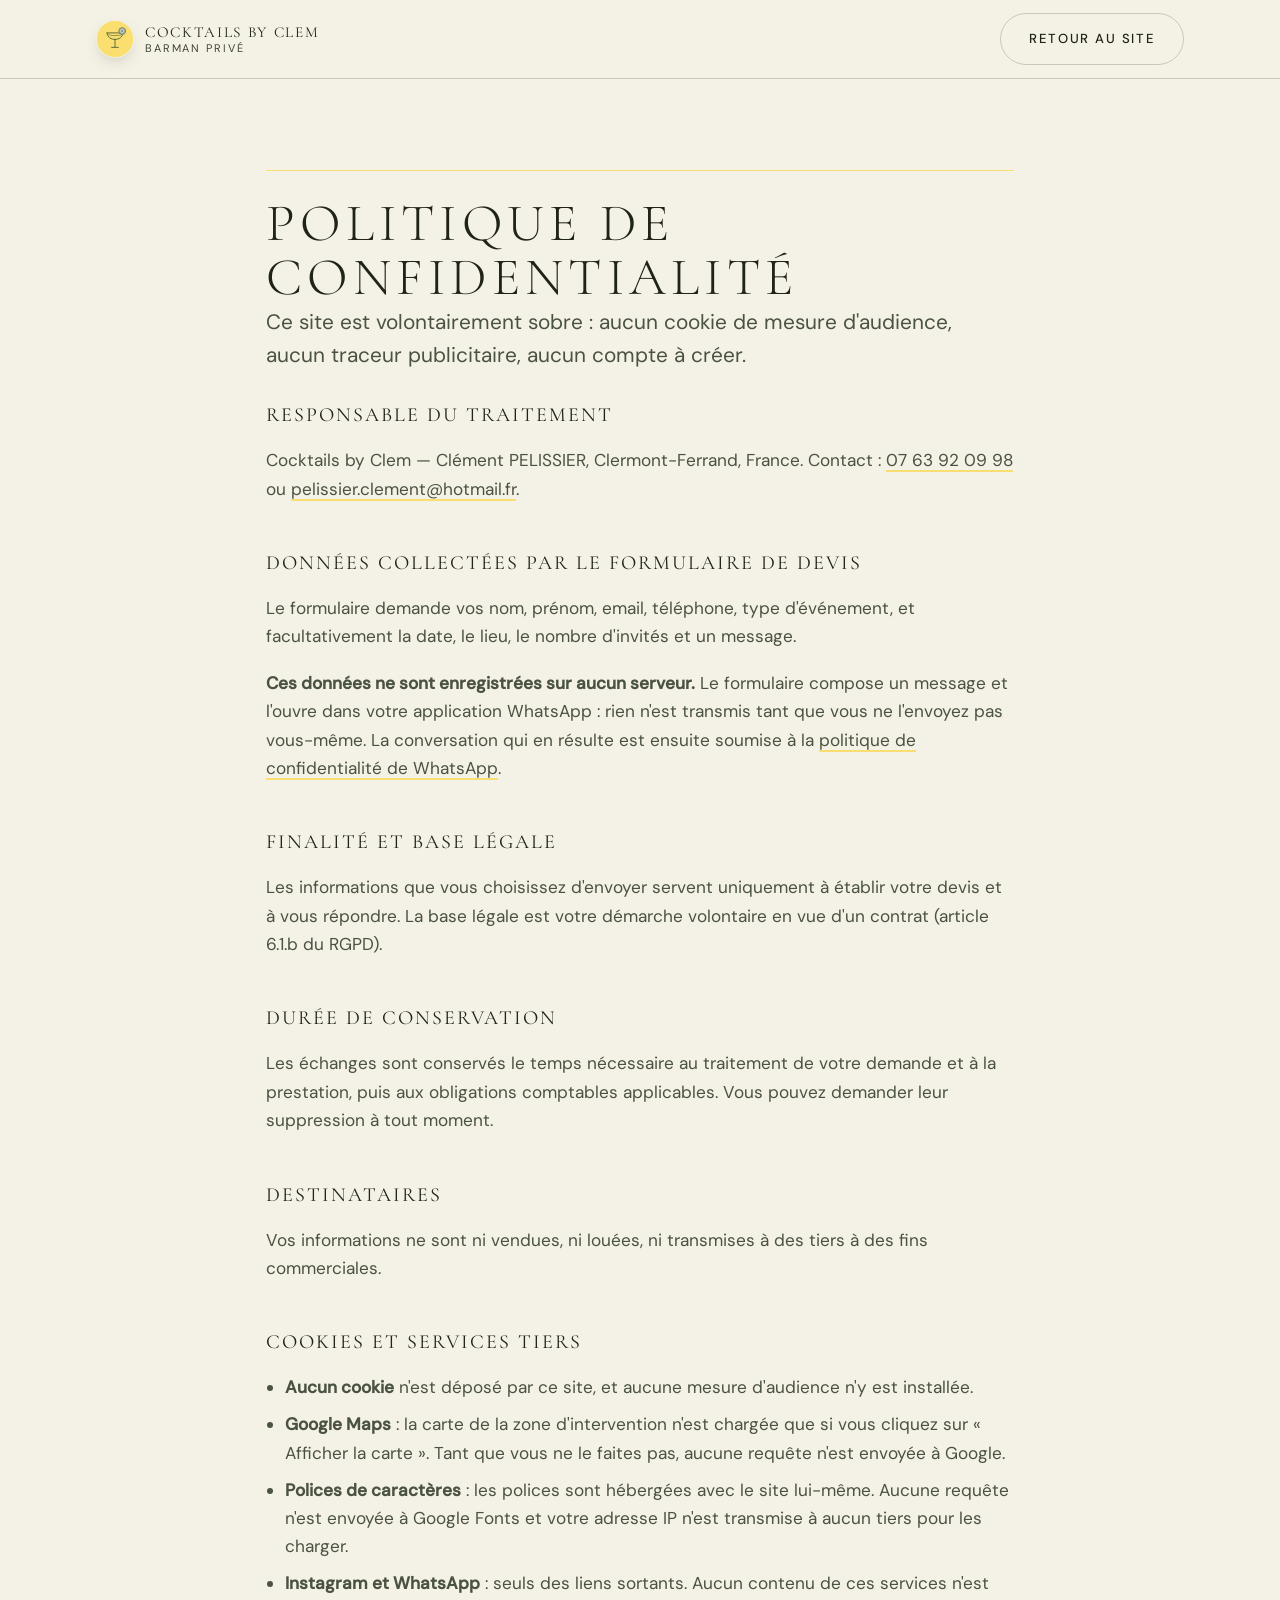
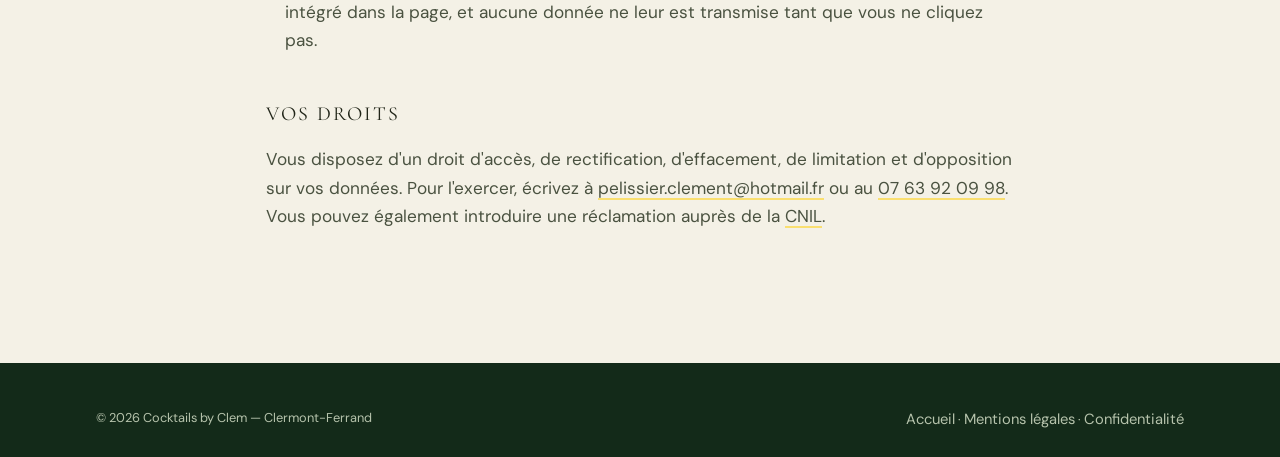
<file: confidentialite.html>
<!DOCTYPE html>
<html lang="fr">
<head>
<meta charset="utf-8">
<meta name="viewport" content="width=device-width,initial-scale=1,viewport-fit=cover">
<title>Politique de confidentialité | Cocktails by Clem</title>
<meta name="description" content="Comment le site Cocktails by Clem traite les données transmises via le formulaire de devis.">
<meta name="robots" content="noindex,follow">
<meta name="theme-color" content="#1B3B24">
<link rel="icon" href="favicon.svg" type="image/svg+xml">
<link rel="preload" href="cocktailsbyclem-site/assets/fonts/cormorant-garamond-300-latin.woff2" as="font" type="font/woff2" crossorigin>
<link rel="preload" href="cocktailsbyclem-site/assets/fonts/dm-sans-400-latin.woff2" as="font" type="font/woff2" crossorigin>
<link rel="stylesheet" href="cocktailsbyclem-site/assets/fonts.css">
<link rel="stylesheet" href="styles.css">
<style>
  .legal{padding-block:clamp(120px,15vw,170px) var(--sect);}
  .legal h2{font-family:'Cormorant Garamond',Georgia,serif;text-transform:uppercase;
    font-size:1.25rem;letter-spacing:.1em;font-weight:400;margin:2.2em 0 .7em;}
  .legal h2:first-of-type{margin-top:1.4em;}
  .legal p,.legal li{color:var(--ink-2);max-width:68ch;}
  .legal ul{padding-left:1.1em;display:grid;gap:.5em;margin:0 0 1em;}
  .todo{background:rgba(250,223,112,.34);border-left:1px solid var(--sun);
    padding:14px 18px;border-radius:var(--radius-sm);margin:0 0 1em;}
  .todo strong{color:var(--ink);}
</style>
</head>
<body>
<a class="skip" href="#contenu">Aller au contenu</a>
<header class="hdr is-stuck">
  <div class="hdr__bar">
    <a class="brand" href="index.html" aria-label="Cocktails by Clem, accueil">
      <svg class="brand__mark" aria-hidden="true" xmlns="http://www.w3.org/2000/svg" viewBox="0 0 200 200"><g transform="translate(0 0) scale(1.0)">
  <circle cx="100" cy="100" r="96" fill="#FADF70"/>
  <g fill="none" stroke="#1B3B24" stroke-linecap="round" stroke-linejoin="round">
    <path stroke-width="3.6" d="M58 68H142M58 68C60 92 80 102 100 102S140 92 142 68M100 102V140M82 144H118"/>
    <path stroke-width="2.4" d="M67 78C82 84 118 84 133 78"/>
  </g>
  <circle cx="138" cy="58" r="18" fill="#F4F1E6" stroke="#1B3B24" stroke-width="3"/>
  <g fill="none" stroke="#1B3B24" stroke-width="1.6"><circle cx="138" cy="58" r="13.5"/><line x1="138" y1="58" x2="151.50" y2="58.00"/><line x1="138" y1="58" x2="147.55" y2="67.55"/><line x1="138" y1="58" x2="138.00" y2="71.50"/><line x1="138" y1="58" x2="128.45" y2="67.55"/><line x1="138" y1="58" x2="124.50" y2="58.00"/><line x1="138" y1="58" x2="128.45" y2="48.45"/><line x1="138" y1="58" x2="138.00" y2="44.50"/><line x1="138" y1="58" x2="147.55" y2="48.45"/></g>
</g></svg>
      <span class="brand__txt"><b>Cocktails by Clem</b><span>Barman priv&eacute;</span></span>
    </a>
    <a class="btn btn-ghost" href="index.html">Retour au site</a>
  </div>
</header>
<main id="contenu" class="legal">
  <div class="wrap wrap-narrow">
    <hr class="rule" style="transform:scaleX(1)">
    <h1 class="d2">Politique de confidentialité</h1>
    <p class="lead">Ce site est volontairement sobre&nbsp;: aucun cookie de mesure d'audience,
      aucun traceur publicitaire, aucun compte à créer.</p>

    <h2>Responsable du traitement</h2>
    <p>Cocktails by Clem — Clément PELISSIER, Clermont-Ferrand, France.
      Contact&nbsp;: <a href="tel:+33763920998" class="num">07 63 92 09 98</a> ou
      <a href="mailto:pelissier.clement@hotmail.fr">pelissier.clement@hotmail.fr</a>.</p>

    <h2>Données collectées par le formulaire de devis</h2>
    <p>Le formulaire demande vos nom, prénom, email, téléphone, type d'événement, et
      facultativement la date, le lieu, le nombre d'invités et un message.</p>
    <p><strong>Ces données ne sont enregistrées sur aucun serveur.</strong> Le formulaire compose
      un message et l'ouvre dans votre application WhatsApp&nbsp;: rien n'est transmis tant que vous
      ne l'envoyez pas vous-même. La conversation qui en résulte est ensuite soumise à la
      <a href="https://www.whatsapp.com/legal/privacy-policy-eur" target="_blank" rel="noopener">politique
      de confidentialité de WhatsApp</a>.</p>

    <h2>Finalité et base légale</h2>
    <p>Les informations que vous choisissez d'envoyer servent uniquement à établir votre devis et à
      vous répondre. La base légale est votre démarche volontaire en vue d'un contrat
      (article 6.1.b du RGPD).</p>

    <h2>Durée de conservation</h2>
    <p>Les échanges sont conservés le temps nécessaire au traitement de votre demande et à la
      prestation, puis aux obligations comptables applicables. Vous pouvez demander leur
      suppression à tout moment.</p>

    <h2>Destinataires</h2>
    <p>Vos informations ne sont ni vendues, ni louées, ni transmises à des tiers à des fins
      commerciales.</p>

    <h2>Cookies et services tiers</h2>
    <ul>
      <li><strong>Aucun cookie</strong> n'est déposé par ce site, et aucune mesure d'audience n'y est installée.</li>
      <li><strong>Google Maps</strong>&nbsp;: la carte de la zone d'intervention n'est chargée que si vous
        cliquez sur « Afficher la carte ». Tant que vous ne le faites pas, aucune requête n'est
        envoyée à Google.</li>
      <li><strong>Polices de caractères</strong> : les polices sont hébergées avec le site lui-même.
        Aucune requête n'est envoyée à Google Fonts et votre adresse IP n'est transmise à aucun tiers
        pour les charger.</li>
      <li><strong>Instagram et WhatsApp</strong>&nbsp;: seuls des liens sortants. Aucun contenu de ces
        services n'est intégré dans la page, et aucune donnée ne leur est transmise tant que vous
        ne cliquez pas.</li>
    </ul>

    <h2>Vos droits</h2>
    <p>Vous disposez d'un droit d'accès, de rectification, d'effacement, de limitation et
      d'opposition sur vos données. Pour l'exercer, écrivez à
      <a href="mailto:pelissier.clement@hotmail.fr">pelissier.clement@hotmail.fr</a> ou au
      <a href="tel:+33763920998" class="num">07 63 92 09 98</a>. Vous pouvez également introduire une
      réclamation auprès de la <a href="https://www.cnil.fr" target="_blank" rel="noopener">CNIL</a>.</p>
  </div>
</main>
<footer class="ftr on-dark" style="padding-block:44px 26px">
  <div class="wrap">
    <div class="ftr__btm" style="margin-top:0;border-top:0;padding-top:0">
      <span>&copy; <span class="num">2026</span> Cocktails by Clem &mdash; Clermont-Ferrand</span>
      <span><a href="index.html">Accueil</a> &middot; <a href="mentions-legales.html">Mentions l&eacute;gales</a> &middot; <a href="confidentialite.html">Confidentialit&eacute;</a></span>
    </div>
  </div>
</footer>
</body>
</html>
</file>
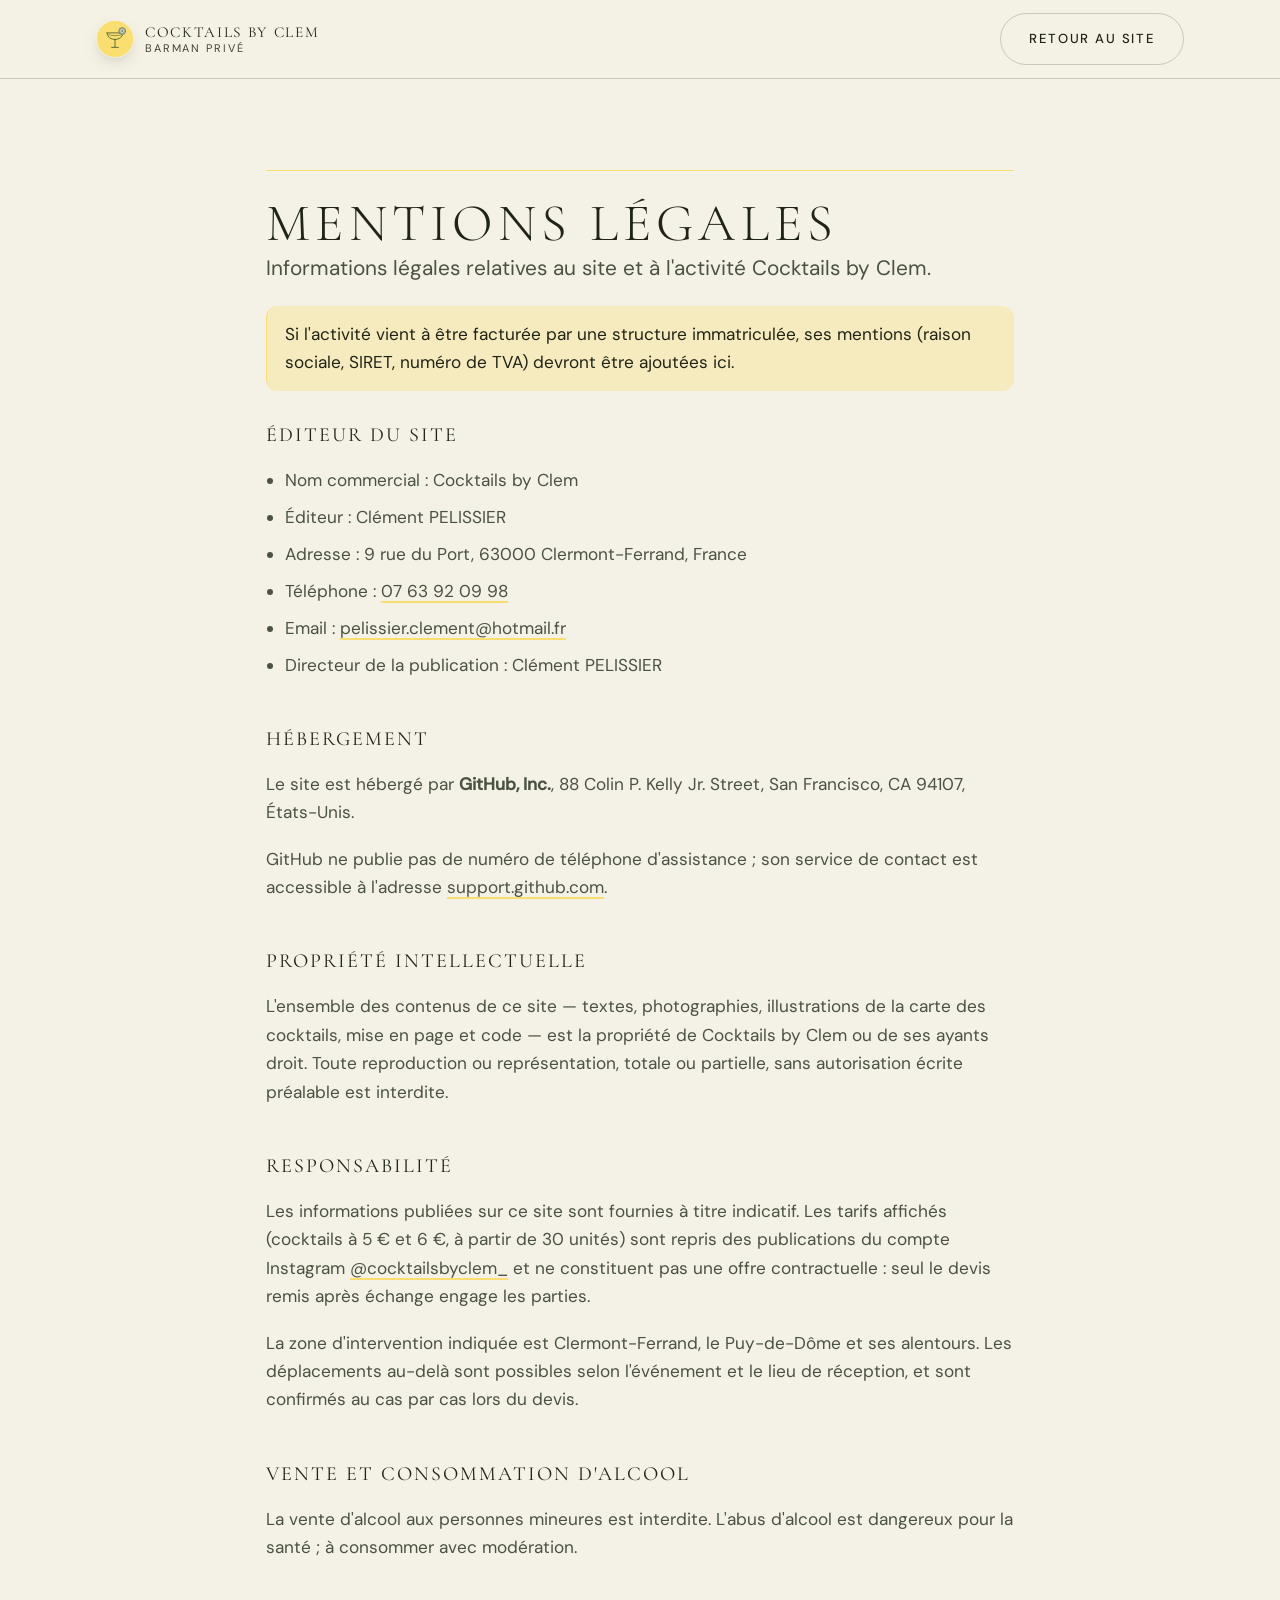
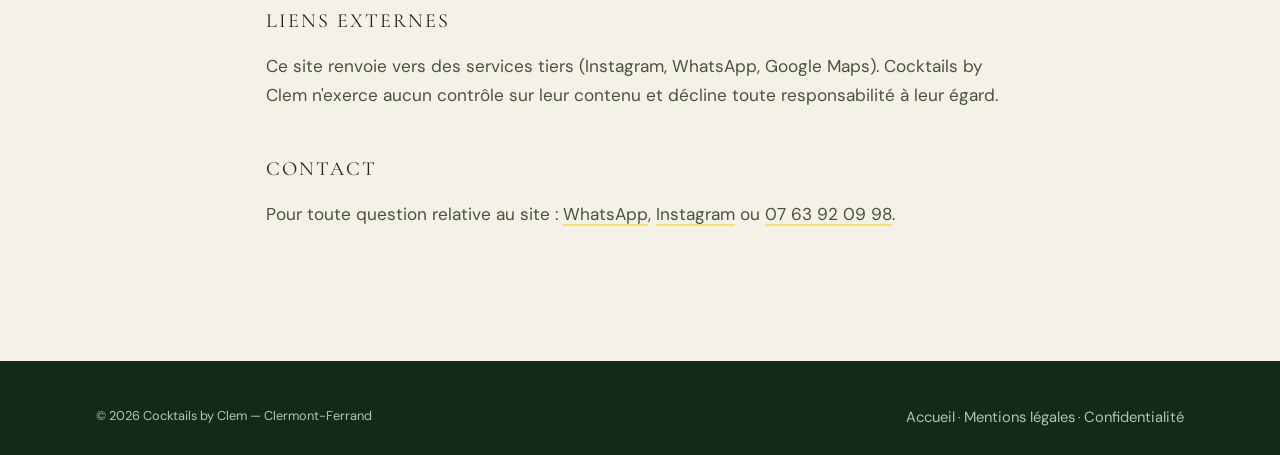
<file: mentions-legales.html>
<!DOCTYPE html>
<html lang="fr">
<head>
<meta charset="utf-8">
<meta name="viewport" content="width=device-width,initial-scale=1,viewport-fit=cover">
<title>Mentions légales | Cocktails by Clem</title>
<meta name="description" content="Mentions légales du site Cocktails by Clem, barman privé à Clermont-Ferrand.">
<meta name="robots" content="noindex,follow">
<meta name="theme-color" content="#1B3B24">
<link rel="icon" href="favicon.svg" type="image/svg+xml">
<link rel="preload" href="cocktailsbyclem-site/assets/fonts/cormorant-garamond-300-latin.woff2" as="font" type="font/woff2" crossorigin>
<link rel="preload" href="cocktailsbyclem-site/assets/fonts/dm-sans-400-latin.woff2" as="font" type="font/woff2" crossorigin>
<link rel="stylesheet" href="cocktailsbyclem-site/assets/fonts.css">
<link rel="stylesheet" href="styles.css">
<style>
  .legal{padding-block:clamp(120px,15vw,170px) var(--sect);}
  .legal h2{font-family:'Cormorant Garamond',Georgia,serif;text-transform:uppercase;
    font-size:1.25rem;letter-spacing:.1em;font-weight:400;margin:2.2em 0 .7em;}
  .legal h2:first-of-type{margin-top:1.4em;}
  .legal p,.legal li{color:var(--ink-2);max-width:68ch;}
  .legal ul{padding-left:1.1em;display:grid;gap:.5em;margin:0 0 1em;}
  .todo{background:rgba(250,223,112,.34);border-left:1px solid var(--sun);
    padding:14px 18px;border-radius:var(--radius-sm);margin:0 0 1em;}
  .todo strong{color:var(--ink);}
</style>
</head>
<body>
<a class="skip" href="#contenu">Aller au contenu</a>
<header class="hdr is-stuck">
  <div class="hdr__bar">
    <a class="brand" href="index.html" aria-label="Cocktails by Clem, accueil">
      <svg class="brand__mark" aria-hidden="true" xmlns="http://www.w3.org/2000/svg" viewBox="0 0 200 200"><g transform="translate(0 0) scale(1.0)">
  <circle cx="100" cy="100" r="96" fill="#FADF70"/>
  <g fill="none" stroke="#1B3B24" stroke-linecap="round" stroke-linejoin="round">
    <path stroke-width="3.6" d="M58 68H142M58 68C60 92 80 102 100 102S140 92 142 68M100 102V140M82 144H118"/>
    <path stroke-width="2.4" d="M67 78C82 84 118 84 133 78"/>
  </g>
  <circle cx="138" cy="58" r="18" fill="#F4F1E6" stroke="#1B3B24" stroke-width="3"/>
  <g fill="none" stroke="#1B3B24" stroke-width="1.6"><circle cx="138" cy="58" r="13.5"/><line x1="138" y1="58" x2="151.50" y2="58.00"/><line x1="138" y1="58" x2="147.55" y2="67.55"/><line x1="138" y1="58" x2="138.00" y2="71.50"/><line x1="138" y1="58" x2="128.45" y2="67.55"/><line x1="138" y1="58" x2="124.50" y2="58.00"/><line x1="138" y1="58" x2="128.45" y2="48.45"/><line x1="138" y1="58" x2="138.00" y2="44.50"/><line x1="138" y1="58" x2="147.55" y2="48.45"/></g>
</g></svg>
      <span class="brand__txt"><b>Cocktails by Clem</b><span>Barman priv&eacute;</span></span>
    </a>
    <a class="btn btn-ghost" href="index.html">Retour au site</a>
  </div>
</header>
<main id="contenu" class="legal">
  <div class="wrap wrap-narrow">
    <hr class="rule" style="transform:scaleX(1)">
    <h1 class="d2">Mentions légales</h1>
    <p class="lead">Informations légales relatives au site et à l'activité Cocktails by Clem.</p>

    <div class="todo">Si l'activité vient à être facturée par une structure immatriculée,
      ses mentions (raison sociale, SIRET, numéro de TVA) devront être ajoutées ici.</div>

    <h2>Éditeur du site</h2>
    <ul>
      <li>Nom commercial&nbsp;: Cocktails by Clem</li>
      <li>Éditeur&nbsp;: Clément PELISSIER</li>
      <li>Adresse&nbsp;: 9 rue du Port, 63000 Clermont-Ferrand, France</li>
      <li>Téléphone&nbsp;: <a href="tel:+33763920998" class="num">07 63 92 09 98</a></li>
      <li>Email&nbsp;: <a href="mailto:pelissier.clement@hotmail.fr">pelissier.clement@hotmail.fr</a></li>
      <li>Directeur de la publication&nbsp;: Clément PELISSIER</li>
    </ul>

    <h2>Hébergement</h2>
    <p>Le site est hébergé par <strong>GitHub, Inc.</strong>, 88 Colin P. Kelly Jr. Street,
      San Francisco, CA 94107, États-Unis.</p>
    <p>GitHub ne publie pas de numéro de téléphone d'assistance&nbsp;; son service de contact est
      accessible à l'adresse <a href="https://support.github.com" target="_blank" rel="noopener">support.github.com</a>.</p>

    <h2>Propriété intellectuelle</h2>
    <p>L'ensemble des contenus de ce site — textes, photographies, illustrations de la carte des
      cocktails, mise en page et code — est la propriété de Cocktails by Clem ou de ses ayants droit.
      Toute reproduction ou représentation, totale ou partielle, sans autorisation écrite préalable
      est interdite.</p>

    <h2>Responsabilité</h2>
    <p>Les informations publiées sur ce site sont fournies à titre indicatif. Les tarifs affichés
      (cocktails à 5&nbsp;€ et 6&nbsp;€, à partir de 30 unités) sont repris des publications du compte
      Instagram <a href="https://www.instagram.com/cocktailsbyclem_/" target="_blank" rel="noopener">@cocktailsbyclem_</a>
      et ne constituent pas une offre contractuelle&nbsp;: seul le devis remis après échange
      engage les parties.</p>
    <p>La zone d'intervention indiquée est Clermont-Ferrand, le Puy-de-Dôme et ses alentours.
      Les déplacements au-delà sont possibles selon l'événement et le lieu de réception, et sont
      confirmés au cas par cas lors du devis.</p>

    <h2>Vente et consommation d'alcool</h2>
    <p>La vente d'alcool aux personnes mineures est interdite. L'abus d'alcool est dangereux pour
      la santé&nbsp;; à consommer avec modération.</p>

    <h2>Liens externes</h2>
    <p>Ce site renvoie vers des services tiers (Instagram, WhatsApp, Google Maps). Cocktails by Clem
      n'exerce aucun contrôle sur leur contenu et décline toute responsabilité à leur égard.</p>

    <h2>Contact</h2>
    <p>Pour toute question relative au site&nbsp;: <a href="https://wa.me/33763920998" target="_blank" rel="noopener">WhatsApp</a>,
      <a href="https://www.instagram.com/cocktailsbyclem_/" target="_blank" rel="noopener">Instagram</a>
      ou <a href="tel:+33763920998" class="num">07 63 92 09 98</a>.</p>
  </div>
</main>
<footer class="ftr on-dark" style="padding-block:44px 26px">
  <div class="wrap">
    <div class="ftr__btm" style="margin-top:0;border-top:0;padding-top:0">
      <span>&copy; <span class="num">2026</span> Cocktails by Clem &mdash; Clermont-Ferrand</span>
      <span><a href="index.html">Accueil</a> &middot; <a href="mentions-legales.html">Mentions l&eacute;gales</a> &middot; <a href="confidentialite.html">Confidentialit&eacute;</a></span>
    </div>
  </div>
</footer>
</body>
</html>
</file>
<file: cocktailsbyclem-site/assets/fonts.css>
/* Polices hebergees avec le site : pas de requete vers Google, pas d'adresse IP
   transmise a un tiers, et un rendu qui ne depend pas d'un domaine externe.
   Sous-ensembles latin + latin-ext uniquement. */
@font-face{
  font-family:'Cormorant Garamond';font-style:italic;font-weight:400;font-display:swap;
  src:url('fonts/cormorant-garamond-400i-latinext.woff2') format('woff2');
  unicode-range:U+0100-02BA, U+02BD-02C5, U+02C7-02CC, U+02CE-02D7, U+02DD-02FF, U+0304, U+0308, U+0329, U+1D00-1DBF, U+1E00-1E9F, U+1EF2-1EFF, U+2020, U+20A0-20AB, U+20AD-20C0, U+2113, U+2C60-2C7F, U+A720-A7FF;
}
@font-face{
  font-family:'Cormorant Garamond';font-style:italic;font-weight:400;font-display:swap;
  src:url('fonts/cormorant-garamond-400i-latin.woff2') format('woff2');
  unicode-range:U+0000-00FF, U+0131, U+0152-0153, U+02BB-02BC, U+02C6, U+02DA, U+02DC, U+0304, U+0308, U+0329, U+2000-206F, U+20AC, U+2122, U+2191, U+2193, U+2212, U+2215, U+FEFF, U+FFFD;
}
@font-face{
  font-family:'Cormorant Garamond';font-style:normal;font-weight:300;font-display:swap;
  src:url('fonts/cormorant-garamond-300-latinext.woff2') format('woff2');
  unicode-range:U+0100-02BA, U+02BD-02C5, U+02C7-02CC, U+02CE-02D7, U+02DD-02FF, U+0304, U+0308, U+0329, U+1D00-1DBF, U+1E00-1E9F, U+1EF2-1EFF, U+2020, U+20A0-20AB, U+20AD-20C0, U+2113, U+2C60-2C7F, U+A720-A7FF;
}
@font-face{
  font-family:'Cormorant Garamond';font-style:normal;font-weight:300;font-display:swap;
  src:url('fonts/cormorant-garamond-300-latin.woff2') format('woff2');
  unicode-range:U+0000-00FF, U+0131, U+0152-0153, U+02BB-02BC, U+02C6, U+02DA, U+02DC, U+0304, U+0308, U+0329, U+2000-206F, U+20AC, U+2122, U+2191, U+2193, U+2212, U+2215, U+FEFF, U+FFFD;
}
@font-face{
  font-family:'Cormorant Garamond';font-style:normal;font-weight:400;font-display:swap;
  src:url('fonts/cormorant-garamond-400-latinext.woff2') format('woff2');
  unicode-range:U+0100-02BA, U+02BD-02C5, U+02C7-02CC, U+02CE-02D7, U+02DD-02FF, U+0304, U+0308, U+0329, U+1D00-1DBF, U+1E00-1E9F, U+1EF2-1EFF, U+2020, U+20A0-20AB, U+20AD-20C0, U+2113, U+2C60-2C7F, U+A720-A7FF;
}
@font-face{
  font-family:'Cormorant Garamond';font-style:normal;font-weight:400;font-display:swap;
  src:url('fonts/cormorant-garamond-400-latin.woff2') format('woff2');
  unicode-range:U+0000-00FF, U+0131, U+0152-0153, U+02BB-02BC, U+02C6, U+02DA, U+02DC, U+0304, U+0308, U+0329, U+2000-206F, U+20AC, U+2122, U+2191, U+2193, U+2212, U+2215, U+FEFF, U+FFFD;
}
@font-face{
  font-family:'DM Sans';font-style:normal;font-weight:400;font-display:swap;
  src:url('fonts/dm-sans-400-latinext.woff2') format('woff2');
  unicode-range:U+0100-02BA, U+02BD-02C5, U+02C7-02CC, U+02CE-02D7, U+02DD-02FF, U+0304, U+0308, U+0329, U+1D00-1DBF, U+1E00-1E9F, U+1EF2-1EFF, U+2020, U+20A0-20AB, U+20AD-20C0, U+2113, U+2C60-2C7F, U+A720-A7FF;
}
@font-face{
  font-family:'DM Sans';font-style:normal;font-weight:400;font-display:swap;
  src:url('fonts/dm-sans-400-latin.woff2') format('woff2');
  unicode-range:U+0000-00FF, U+0131, U+0152-0153, U+02BB-02BC, U+02C6, U+02DA, U+02DC, U+0304, U+0308, U+0329, U+2000-206F, U+20AC, U+2122, U+2191, U+2193, U+2212, U+2215, U+FEFF, U+FFFD;
}
@font-face{
  font-family:'DM Sans';font-style:normal;font-weight:500;font-display:swap;
  src:url('fonts/dm-sans-500-latinext.woff2') format('woff2');
  unicode-range:U+0100-02BA, U+02BD-02C5, U+02C7-02CC, U+02CE-02D7, U+02DD-02FF, U+0304, U+0308, U+0329, U+1D00-1DBF, U+1E00-1E9F, U+1EF2-1EFF, U+2020, U+20A0-20AB, U+20AD-20C0, U+2113, U+2C60-2C7F, U+A720-A7FF;
}
@font-face{
  font-family:'DM Sans';font-style:normal;font-weight:500;font-display:swap;
  src:url('fonts/dm-sans-500-latin.woff2') format('woff2');
  unicode-range:U+0000-00FF, U+0131, U+0152-0153, U+02BB-02BC, U+02C6, U+02DA, U+02DC, U+0304, U+0308, U+0329, U+2000-206F, U+20AC, U+2122, U+2191, U+2193, U+2212, U+2215, U+FEFF, U+FFFD;
}
</file>
<file: styles.css>
/* ============================================================================
   COCKTAILS BY CLEM — feuille de styles unique
   Palette et typographie relevees sur les publications @cocktailsbyclem_.
   Organisation : 1 jetons · 2 socle · 3 typographie · 4 gabarits · 5 composants
                  6 en-tete · 7 sections · 8 formulaire · 9 pied · 10 mouvement
   ========================================================================== */

/* --- 1. Jetons ----------------------------------------------------------- */
:root{
  /* Couleurs echantillonnees sur les visuels Instagram */
  --greige:#D9CFC2;      /* fond chaud, celui des posts */
  --lemon:#E2E2C0;       /* fond de la carte des cocktails */
  --sage:#B8B99C;        /* panneaux */
  --sage-pale:#DBDBCF;   /* capsules, surfaces douces */
  --cream:#F4F1E6;       /* papier */
  --sun:#FADF70;         /* marque : filets, capsule de titre — jamais du texte sur clair */
  --forest:#1B3B24;      /* fonds sombres + encre d'affichage */
  --forest-deep:#132A19;
  --ink:#202417;         /* texte courant */
  --ink-2:#4A5240;       /* texte secondaire sur fond clair  7.1:1 sur creme */
  --ink-sage:#363D2E;    /* texte secondaire sur sauge       5.5:1 */
  --ember:#B9491C;       /* action principale, unique touche rouge-orange */
  --ember-deep:#96380F;
  --on-dark:#EDE8D8;     /* texte sur forest   10.5:1 */
  --on-dark-2:#B6C3AC;   /* secondaire sur forest 6.8:1 */

  --rule:rgba(32,36,23,.20);
  --rule-dark:rgba(237,232,216,.24);

  /* Elevation : un offset et un flou doux, jamais un halo centre */
  /* Elevation neutre : une ombre teintee sur fond sombre lit comme un halo. */
  --lift:0 6px 18px -8px rgba(12,14,9,.34);
  --lift-lg:0 18px 44px -20px rgba(12,14,9,.46);

  /* Rythme */
  --gutter:22px;
  --measure:66ch;
  --sect:clamp(76px,11vw,132px);
  --radius:22px;      /* l'arrondi genereux des panneaux des posts */
  --radius-sm:12px;

  --ease:cubic-bezier(.16,1,.3,1);   /* sortie exponentielle */
  --dur:.72s;
}

/* --- 2. Socle ------------------------------------------------------------ */
*,*::before,*::after{box-sizing:border-box;}
html{
  -webkit-text-size-adjust:100%;
  scroll-behavior:smooth;
  scroll-padding-top:84px;
}
body{
  margin:0;
  background:var(--cream);
  color:var(--ink);
  font-family:'DM Sans',system-ui,-apple-system,'Segoe UI',sans-serif;
  font-size:clamp(1rem,.96rem + .2vw,1.075rem);
  line-height:1.65;
  -webkit-font-smoothing:antialiased;
  text-rendering:optimizeLegibility;
}
img{max-width:100%;height:auto;display:block;}
svg{display:block;}

/* Surfaces que le navigateur dessine : elles portent aussi l'identite. */
::selection{background:var(--sun);color:var(--forest);}
:root{
  caret-color:var(--ember);
  accent-color:var(--forest);
  scrollbar-color:var(--sage) var(--greige);
  scrollbar-width:thin;
}
::-webkit-scrollbar{width:11px;height:11px;}
::-webkit-scrollbar-track{background:var(--greige);}
::-webkit-scrollbar-thumb{background:var(--sage);border:3px solid var(--greige);border-radius:99px;}
::-webkit-scrollbar-thumb:hover{background:var(--ink-sage);}

a{color:inherit;text-decoration-color:var(--sun);text-decoration-thickness:1.5px;text-underline-offset:.22em;}
a:hover{text-decoration-color:var(--ember);}
:focus-visible{
  outline:2.5px solid var(--ember);
  outline-offset:3px;
  border-radius:3px;
}
.on-dark :focus-visible{outline-color:var(--sun);}

.skip{
  position:absolute;left:12px;top:-100px;z-index:200;
  background:var(--forest);color:var(--on-dark);
  padding:12px 20px;border-radius:999px;font-weight:500;text-decoration:none;
  transition:top .2s var(--ease);
}
.skip:focus{top:12px;}

/* --- 3. Typographie ------------------------------------------------------ */
h1,h2,h3,h4{margin:0;font-weight:400;}
p{margin:0 0 1.05em;}
p:last-child{margin-bottom:0;}

/* Cormorant en capitales largement interlettrees : la voix des posts. */
.d1,.d2,.d3{
  font-family:'Cormorant Garamond',Georgia,serif;
  font-weight:300;
  text-transform:uppercase;
  line-height:1.02;
  text-wrap:balance;
}
.d1{font-size:clamp(2.55rem,10.5vw,5.6rem);letter-spacing:.055em;}
.d2{font-size:clamp(1.85rem,5.6vw,3.3rem);letter-spacing:.10em;}
.d3{font-size:clamp(1.15rem,3vw,1.5rem);letter-spacing:.11em;}

/* Le serif italique dont ils composent les recettes. */
.recipe{
  font-family:'Cormorant Garamond',Georgia,serif;
  font-style:italic;font-weight:400;
  font-size:1.03rem;line-height:1.42;
  color:var(--ink-2);
}

.label{
  font-size:.7rem;font-weight:500;
  letter-spacing:.2em;text-transform:uppercase;
  color:var(--ink-2);
}
.on-dark .label{color:var(--on-dark-2);}

.lead{
  font-size:clamp(1.08rem,.98rem + .55vw,1.3rem);
  line-height:1.6;max-width:var(--measure);
}
.prose{max-width:var(--measure);color:var(--ink-2);}
.on-dark .prose{color:var(--on-dark-2);}

.num{font-variant-numeric:tabular-nums;font-feature-settings:"tnum";}

/* --- 4. Gabarits --------------------------------------------------------- */
.wrap{width:100%;max-width:1160px;margin-inline:auto;padding-inline:var(--gutter);}
.wrap-narrow{max-width:820px;}
.section{padding-block:var(--sect);position:relative;}

/* Un fond par section : la page alterne dense / calme, clair / sombre. */
.s-cream{background:var(--cream);}
.s-greige{background:var(--greige);}
.s-lemon{background:var(--lemon);}
.s-sage{background:var(--sage);color:var(--ink);}
.s-sage .prose{color:var(--ink-sage);}
.s-sage .label{color:var(--ink-sage);}
.s-forest{background:var(--forest);color:var(--on-dark);}
.s-forest .d1,.s-forest .d2,.s-forest .d3{color:var(--on-dark);}

/* L'en-tete de section : filet + intitule + titre. */
.head{margin-bottom:clamp(38px,5vw,60px);}
.head .label{display:block;margin-bottom:14px;}
.head .d2{margin-bottom:.35em;}
.head .prose{margin-top:1.1em;}

/* --- 5. Composants ------------------------------------------------------- */

/* Le filet qui se trace : le seul moment anime de la page. */
.rule{
  height:1px;background:var(--sun);border:0;margin:0 0 26px;
  transform:scaleX(0);transform-origin:left center;
}
.rule-ink{background:var(--rule);}
.on-dark .rule-ink{background:var(--rule-dark);}
.is-in .rule{transform:scaleX(1);transition:transform 1.05s var(--ease);}

/* Ombres de feuillage : la matiere signature du compte. */
.leaves{
  position:absolute;inset:0;overflow:hidden;pointer-events:none;
  z-index:0;
}
.leaves::before{
  content:"";position:absolute;inset:-14% -8%;
  /* Taille fixe plutot que "cover" : etire sur une grande section, le motif
     donnait des taches enormes au lieu de feuilles. */
  background:url("cocktailsbyclem-site/assets/leaves.svg") no-repeat center / 1400px auto;
  opacity:.3;
  will-change:transform;
}
.s-forest .leaves::before{opacity:.16;}
.section > .wrap{position:relative;z-index:1;}

/* Boutons */
.btn{
  display:inline-flex;align-items:center;justify-content:center;gap:.6em;
  min-height:52px;padding:14px 28px;
  font-family:inherit;font-size:.82rem;font-weight:500;
  letter-spacing:.14em;text-transform:uppercase;text-decoration:none;
  border-radius:999px;border:1px solid transparent;cursor:pointer;
  transition:background-color .3s var(--ease),color .3s var(--ease),
             border-color .3s var(--ease),transform .3s var(--ease),box-shadow .3s var(--ease);
}
.btn:hover{transform:translateY(-2px);}
.btn:active{transform:translateY(0);}
.btn-primary{background:var(--ember);color:#fff;box-shadow:var(--lift);}
.btn-primary:hover{background:var(--ember-deep);box-shadow:var(--lift-lg);}
.btn-ghost{border-color:var(--rule);color:var(--ink);}
.btn-ghost:hover{border-color:var(--ink);background:rgba(32,36,23,.05);}
.on-dark .btn-ghost{border-color:var(--rule-dark);color:var(--on-dark);}
.on-dark .btn-ghost:hover{border-color:var(--sun);background:rgba(250,223,112,.12);}
.btn-sun{background:var(--sun);color:var(--forest);box-shadow:var(--lift);}
.btn-sun:hover{background:#F6D34E;box-shadow:var(--lift-lg);}
.btn[aria-disabled="true"],.btn:disabled{
  opacity:.45;cursor:not-allowed;transform:none;box-shadow:none;
  pointer-events:none;
}
.btn-row{display:flex;flex-wrap:wrap;gap:12px;}

/* Icones : trait unique 1.5, jamais un emoji. */
.ico{width:22px;height:22px;flex:none;stroke:currentColor;fill:none;
     stroke-width:1.5;stroke-linecap:round;stroke-linejoin:round;}
.ico-lg{width:30px;height:30px;}

/* L'entree de carte : nom · points de conduite · valeur. */
.entry{
  display:flex;align-items:baseline;gap:.7rem;width:100%;
}
.entry__name{font-family:'Cormorant Garamond',Georgia,serif;
  text-transform:uppercase;letter-spacing:.09em;font-size:1.22rem;font-weight:400;}
.entry__dots{
  flex:1 1 auto;min-width:1.5rem;align-self:flex-end;
  border-bottom:1.5px dotted var(--rule);
  transform:translateY(-.34em);
}
.on-dark .entry__dots{border-bottom-color:var(--rule-dark);}
.entry__val{font-size:.95rem;font-weight:500;white-space:nowrap;}

/* Cadre photo : filet fin, pas d'ombre sur le contenu. */
.frame{
  position:relative;overflow:hidden;border-radius:var(--radius);
  background:var(--sage-pale);
}
.frame img{width:100%;height:100%;object-fit:cover;}
/* Une illustration se contient, elle ne se recadre pas : le verre serait coupe. */
.frame--art{background:var(--lemon);}
.frame--art img{object-fit:contain;padding:6%;}
.frame--tall{aspect-ratio:3/4;}
.frame--square{aspect-ratio:1;}
.frame--wide{aspect-ratio:4/3;}

/* Emplacement en attente d'une photo du client — jamais une image inventee. */
.slot{
  display:grid;place-content:center;gap:10px;text-align:center;
  padding:26px 18px;background:var(--sage-pale);
  border:1px dashed rgba(32,36,23,.28);border-radius:var(--radius);
  color:var(--ink-2);
}
.slot .ico{width:28px;height:28px;margin-inline:auto;opacity:.6;}

/* Emplacement photo compose : un fond de marque et un dessin au trait,
   pour que la page reste finie tant que la photo n'est pas fournie. */
.plate{
  position:relative;display:grid;align-content:end;gap:8px;
  padding:26px 22px;background:var(--sage);border-radius:var(--radius);
  overflow:hidden;text-align:left;color:var(--ink-sage);
}
.plate__art{
  position:absolute;top:50%;left:50%;translate:-50% -58%;
  width:58%;max-width:230px;color:var(--forest);opacity:.22;
  stroke:currentColor;fill:none;stroke-width:1;stroke-linecap:round;stroke-linejoin:round;
}
.plate p{margin:0;position:relative;}
.plate .label{color:var(--ink-sage);}   /* --ink-2 ne donnait que 4,07:1 sur la sauge */
.plate code{
  font-family:ui-monospace,SFMono-Regular,Menlo,monospace;font-size:.72rem;
  color:var(--ink);background:rgba(32,36,23,.09);padding:3px 7px;border-radius:5px;
}
.slot code{
  font-family:ui-monospace,SFMono-Regular,Menlo,monospace;
  font-size:.72rem;letter-spacing:.02em;
  background:rgba(32,36,23,.07);padding:3px 7px;border-radius:5px;
}

/* --- 6. En-tete ---------------------------------------------------------- */
.hdr{
  position:fixed;inset:0 0 auto;z-index:100;
  padding-top:env(safe-area-inset-top,0);
  background:rgba(244,241,230,0);
  border-bottom:1px solid transparent;
  transition:background-color .4s var(--ease),border-color .4s var(--ease),
             backdrop-filter .4s var(--ease);
}
.hdr.is-stuck{
  background:rgba(244,241,230,.93);
  -webkit-backdrop-filter:saturate(1.3) blur(12px);
  backdrop-filter:saturate(1.3) blur(12px);
  border-bottom-color:var(--rule);
}
.hdr__bar{
  max-width:1160px;margin-inline:auto;padding:13px var(--gutter);
  display:flex;align-items:center;justify-content:space-between;gap:18px;
}
.brand{display:flex;align-items:center;gap:11px;text-decoration:none;color:var(--on-dark);
  transition:color .4s var(--ease);}
.hdr.is-stuck .brand{color:var(--ink);}
.brand__mark{width:38px;height:38px;flex:none;border-radius:50%;background:var(--sun);
  display:grid;place-content:center;color:var(--forest);box-shadow:var(--lift);}
.brand__mark .ico{width:22px;height:22px;stroke-width:1.4;}
svg.brand__mark{background:none;padding:0;display:block;}
.ftr__logo{margin-bottom:.6em;}.ftr__logo-svg{display:block;width:min(380px,100%);height:auto;}
.brand__txt{font-family:'Cormorant Garamond',Georgia,serif;text-transform:uppercase;
  font-size:.95rem;letter-spacing:.11em;line-height:1.1;font-weight:400;white-space:nowrap;}
.brand__txt b{display:block;font-weight:400;}
.brand__txt span{display:block;font-family:'DM Sans',sans-serif;font-size:11px;
  letter-spacing:.17em;opacity:.85;margin-top:2px;}

.nav{display:none;}
.nav a{
  text-decoration:none;font-size:.73rem;font-weight:500;white-space:nowrap;
  letter-spacing:.15em;text-transform:uppercase;
  padding:8px 0;position:relative;color:var(--on-dark);
  transition:color .4s var(--ease);
}
.hdr.is-stuck .nav a{color:var(--ink);}
.nav a::after{
  content:"";position:absolute;left:0;right:0;bottom:2px;height:1.5px;
  background:var(--ember);transform:scaleX(0);transform-origin:left;
  transition:transform .4s var(--ease);
}
.nav a:hover::after,.nav a[aria-current="true"]::after{transform:scaleX(1);}

.hdr__cta{display:none;white-space:nowrap;}
.burger{
  width:48px;height:48px;display:grid;place-content:center;gap:5px;
  background:none;border:1px solid var(--rule-dark);border-radius:999px;
  cursor:pointer;color:var(--on-dark);
  transition:color .4s var(--ease),border-color .4s var(--ease);
}
.hdr.is-stuck .burger{border-color:var(--rule);color:var(--ink);}
.burger span{display:block;width:19px;height:1.5px;background:currentColor;
  transition:transform .4s var(--ease),opacity .25s;}
.burger[aria-expanded="true"] span:nth-child(1){transform:translateY(6.5px) rotate(45deg);}
.burger[aria-expanded="true"] span:nth-child(2){opacity:0;}
.burger[aria-expanded="true"] span:nth-child(3){transform:translateY(-6.5px) rotate(-45deg);}

/* Panneau mobile */
.menu{
  position:fixed;inset:0;z-index:99;background:var(--forest);color:var(--on-dark);
  padding:96px var(--gutter) 40px;
  display:flex;flex-direction:column;gap:6px;
  transform:translateY(-100%);visibility:hidden;
  transition:transform .55s var(--ease),visibility .55s;
  overflow-y:auto;
}
.menu.is-open{transform:translateY(0);visibility:visible;}
.menu a{
  font-family:'Cormorant Garamond',Georgia,serif;text-transform:uppercase;
  font-size:1.6rem;letter-spacing:.11em;text-decoration:none;
  padding:13px 0;border-bottom:1px solid var(--rule-dark);
}
.menu .btn{margin-top:26px;align-self:flex-start;}
.menu__foot{margin-top:auto;padding-top:28px;display:flex;flex-wrap:wrap;gap:14px;}

/* --- 7. Sections --------------------------------------------------------- */

/* 7.1 Hero */
.hero{
  position:relative;min-height:100svh;display:flex;align-items:flex-end;
  padding-block:130px clamp(44px,8vh,80px);
  background:var(--forest);color:var(--on-dark);overflow:hidden;
}
.hero__bg{position:absolute;inset:0;z-index:0;}
.hero__bg img{width:100%;height:100%;object-fit:cover;object-position:52% 42%;}
.hero__veil{
  position:absolute;inset:0;z-index:1;
  background:
    linear-gradient(to top,rgba(19,42,25,.94) 0%,rgba(19,42,25,.72) 42%,rgba(27,59,36,.42) 100%),
    radial-gradient(120% 90% at 78% 22%,rgba(250,223,112,.18),transparent 62%);
}
.hero .wrap{position:relative;z-index:2;}
.hero__mark{
  position:absolute;z-index:2;top:clamp(92px,13vh,150px);right:var(--gutter);
  width:clamp(74px,15vw,128px);color:var(--sun);opacity:.92;
}
.hero__title{margin-bottom:.22em;}
.hero__title .d1{display:block;color:var(--on-dark);}
.hero__role{
  display:block;font-size:clamp(.72rem,2.4vw,.86rem);font-weight:500;
  letter-spacing:.26em;text-transform:uppercase;color:var(--sun);
  margin-bottom:22px;
}
.hero .lead{color:var(--on-dark);margin-bottom:30px;max-width:30ch;}
.hero .rule{margin-bottom:24px;max-width:340px;}
.hero__meta{
  margin-top:34px;padding-top:20px;border-top:1px solid var(--rule-dark);
  display:flex;flex-wrap:wrap;gap:10px 26px;
}
.hero__meta span{display:inline-flex;align-items:center;gap:8px;
  font-size:.74rem;letter-spacing:.13em;text-transform:uppercase;color:var(--on-dark-2);}
.hero__meta .ico{width:17px;height:17px;color:var(--sun);}

/* 7.2 Experience — quadrants regles, pas des cartes empilees */
.exp{display:grid;gap:0;margin-top:14px;}
.exp__item{
  display:grid;grid-template-columns:auto 1fr;gap:16px 18px;
  padding:26px 0;border-top:1px solid var(--rule);
}
.exp__item:last-child{border-bottom:1px solid var(--rule);}
.exp__item .ico-lg{color:var(--ember);grid-row:span 2;margin-top:3px;}
.exp__item h3{font-family:'Cormorant Garamond',Georgia,serif;text-transform:uppercase;
  font-size:1.2rem;letter-spacing:.1em;font-weight:400;}
.exp__item p{margin:0;color:var(--ink-2);font-size:.96rem;}
.exp__media{margin-top:36px;}
@media (min-width:860px){
  .exp__media{display:flex;}
  .exp__media .frame{flex:1;aspect-ratio:auto;min-height:520px;}
}

/* 7.3 Services — index de carte, la photo suit l'entree survolee */
.srv{display:grid;gap:0;}
.srv__item{border-top:1px solid var(--rule);}
.srv__item:last-child{border-bottom:1px solid var(--rule);}
.srv__btn{
  width:100%;display:grid;grid-template-columns:1fr auto;gap:8px 18px;
  align-items:center;padding:24px 0;background:none;border:0;cursor:pointer;
  font:inherit;color:inherit;text-align:left;
  transition:color .3s var(--ease);
}
/* Le decalage passe par `translate` : animer `padding` relance la mise en page. */
.srv__btn > *{transition:translate .4s var(--ease);}
.srv__btn:hover,.srv__btn[aria-expanded="true"]{color:var(--ember);}
.srv__btn:hover h3,.srv__btn[aria-expanded="true"] h3{translate:10px 0;}
.srv__btn h3{font-family:'Cormorant Garamond',Georgia,serif;text-transform:uppercase;
  font-size:clamp(1.28rem,4vw,1.7rem);letter-spacing:.08em;font-weight:400;}
.srv__sign{width:20px;height:20px;color:var(--ember);transition:transform .45s var(--ease);}
.srv__btn[aria-expanded="true"] .srv__sign{transform:rotate(135deg);}
.srv__panel{
  display:grid;grid-template-rows:0fr;
  transition:grid-template-rows .5s var(--ease);
}
.srv__panel[data-open="true"]{grid-template-rows:1fr;}
.srv__inner{overflow:hidden;}
.srv__body{padding-bottom:28px;display:grid;gap:20px;}
.srv__body p{margin:0;color:var(--ink-2);max-width:56ch;}
/* Lieu d'une prestation, quand elle ne se déroule pas chez le client. */
.srv__lieu{
  display:flex;align-items:center;gap:8px;
  font-size:.82rem;font-weight:500;letter-spacing:.04em;color:var(--ink);
}
.srv__lieu .ico{width:17px;height:17px;flex:none;color:var(--ember);}

/* Tarif d'une prestation : capsule jaune, comme les prix de la carte. */
.srv__prix span{
  display:inline-block;background:var(--sun);color:var(--forest);
  padding:4px 14px;border-radius:999px;
  font-size:.82rem;font-weight:500;letter-spacing:.08em;
}

/* 7.4 Carte des cocktails */
.carte__grid{display:grid;gap:34px 26px;grid-template-columns:repeat(2,1fr);}
.ckt{text-align:center;}
.ckt__img{
  border-radius:var(--radius);overflow:hidden;background:var(--lemon);
  margin-bottom:14px;
}
.ckt__img img{width:100%;aspect-ratio:1;object-fit:contain;
  transition:transform .6s var(--ease);}
.ckt:hover .ckt__img img{transform:scale(1.07) rotate(-1.2deg);}
.ckt h3{font-family:'Cormorant Garamond',Georgia,serif;text-transform:uppercase;
  font-size:1.05rem;letter-spacing:.11em;font-weight:400;margin-bottom:.35em;}
.ckt .recipe{display:block;}
/* Le pays est une provenance, pas un tarif : ni pastille, ni jaune —
   le jaune reste reserve aux filets et au prix de la capsule. */
.ckt__origin{
  display:block;margin-top:10px;
  font-size:11px;font-weight:500;letter-spacing:.19em;text-transform:uppercase;
  color:var(--ink-2);
}
.ckt__origin::before{content:"";display:inline-block;width:14px;height:1px;
  background:var(--rule);vertical-align:.35em;margin-right:.6em;}
/* Cocktail sans illustration : un filet et un verre dessine, pas une boite vide. */
.ckt--todo .ckt__img{display:grid;place-content:center;aspect-ratio:1;background:none;}
.ckt--todo .ckt__img .ico{width:58px;height:58px;color:var(--ink-2);opacity:.4;stroke-width:1;}
.ckt--todo h3{color:var(--ink-2);}

.carte__group{margin-top:8px;}
.carte__group + .carte__group{margin-top:clamp(52px,7vw,80px);}
.carte__cap{
  display:flex;align-items:baseline;justify-content:space-between;gap:16px;
  background:var(--cream);border-radius:999px;padding:11px 24px;margin-bottom:34px;
}
.carte__cap h3{font-family:'Cormorant Garamond',Georgia,serif;text-transform:uppercase;
  font-size:clamp(.95rem,3vw,1.2rem);letter-spacing:.1em;font-weight:400;}
.carte__cap span{font-size:.74rem;font-weight:500;letter-spacing:.14em;
  text-transform:uppercase;color:var(--ink-2);}
.carte__note{
  margin-top:clamp(40px,6vw,60px);padding-top:22px;border-top:1px solid var(--rule);
  display:flex;flex-wrap:wrap;gap:14px 30px;align-items:center;justify-content:space-between;
}

/* 7.5 Clem */
.clem{display:grid;gap:34px;}
.clem__panel{
  background:var(--sage);border-radius:var(--radius);
  padding:clamp(28px,5vw,46px);
}
.clem__panel .prose{color:var(--ink-sage);}
.clem__quote{
  font-family:'Cormorant Garamond',Georgia,serif;font-style:italic;
  font-size:clamp(1.3rem,3.6vw,1.75rem);line-height:1.34;color:var(--ink);
  margin:0 0 1em;text-wrap:balance;
}

/* 7.6 Evenements */
.evt{display:grid;gap:12px;grid-template-columns:repeat(2,1fr);}
.evt__item{
  position:relative;display:flex;align-items:flex-end;
  min-height:150px;padding:18px;border-radius:var(--radius-sm);
  border:1px solid var(--rule-dark);overflow:hidden;
  text-decoration:none;color:var(--on-dark);
  transition:border-color .4s var(--ease),background-color .4s var(--ease);
}
.evt__item:hover{border-color:var(--sun);background:rgba(250,223,112,.09);}
.evt__item span{font-family:'Cormorant Garamond',Georgia,serif;text-transform:uppercase;
  font-size:1.02rem;letter-spacing:.1em;line-height:1.2;position:relative;z-index:1;}
.evt__item .ico{position:absolute;top:18px;left:18px;width:40px;height:40px;
  color:var(--sun);opacity:.9;stroke-width:1.1;
  transition:transform .5s var(--ease);}
.evt__item:hover .ico{transform:translateY(-3px);}
.evt__item--wide{grid-column:span 2;}

/* 7.7 Galerie */
.gal{
  display:grid;grid-auto-flow:column;grid-auto-columns:76%;gap:18px;
  overflow-x:auto;scroll-snap-type:x mandatory;
  padding-bottom:14px;margin-inline:calc(var(--gutter) * -1);
  padding-inline:var(--gutter);
  -webkit-overflow-scrolling:touch;
}
.gal > *{scroll-snap-align:center;}
.gal .frame,.gal .slot{height:100%;}
/* Chaque vignette porte son nom, comme un cartel. L'image occupe le reste
   de la case, si bien que la hauteur de rangee ne change pas. */
.gal .frame{display:flex;flex-direction:column;}
.gal .frame img{flex:1 1 auto;min-height:0;}
.gal__cap{
  flex:none;background:var(--cream);color:var(--ink);
  padding:9px 14px;text-align:center;
  font-size:11px;font-weight:500;letter-spacing:.17em;text-transform:uppercase;
  white-space:nowrap;overflow:hidden;text-overflow:ellipsis;
}

/* 7.8 Instagram */
.ig__feed{display:grid;grid-template-columns:repeat(3,1fr);gap:9px;margin-top:34px;}
.ig__feed a{display:block;border-radius:var(--radius-sm);overflow:hidden;
  aspect-ratio:4/5;background:var(--sage-pale);
  transition:transform .45s var(--ease);}
.ig__feed a:hover{transform:translateY(-4px);}
.ig__feed img{width:100%;height:100%;object-fit:cover;}
.ig .d2{font-size:clamp(1.6rem,4.4vw,2.35rem);}
.ig__handle{
  display:inline-flex;align-items:center;gap:11px;
  background:var(--sage);border-radius:999px;padding:10px 22px;margin-bottom:24px;
  font-size:.9rem;letter-spacing:.2em;color:var(--ink);
}

/* 7.9 Avis */
.avis__empty{
  border:1px dashed var(--rule);border-radius:var(--radius);
  padding:clamp(28px,5vw,46px);text-align:center;
}
.avis__stars{display:flex;gap:5px;justify-content:center;margin-bottom:16px;color:var(--sun);}
.avis__stars .ico{width:22px;height:22px;fill:var(--sun);stroke:var(--ink-2);stroke-width:1;}

/* 7.10 Tarifs */
.tarif{text-align:center;max-width:640px;margin-inline:auto;}
.tarif .d2{margin-bottom:.4em;}
.tarif .lead{margin-inline:auto;margin-bottom:30px;}
.tarif .btn-row{justify-content:center;}
.tarif__pts{
  margin:36px 0 0;padding:26px 0 0;border-top:1px solid rgba(32,36,23,.22);
  display:grid;gap:14px;text-align:left;list-style:none;
}
.tarif__pts li{display:flex;gap:11px;align-items:flex-start;color:var(--ink-sage);font-size:.96rem;}
.tarif__pts .ico{width:19px;height:19px;flex:none;margin-top:4px;color:var(--forest);}

/* 7.11 Contact */
.ct{display:grid;gap:34px;}
.ct__rows{display:grid;gap:0;margin-bottom:28px;}
.ct__row{
  display:flex;align-items:baseline;gap:.7rem;
  padding:16px 0;border-bottom:1px solid var(--rule-dark);
}
.ct__row:first-child{border-top:1px solid var(--rule-dark);}
.ct__row dt{font-size:.72rem;font-weight:500;letter-spacing:.17em;
  text-transform:uppercase;color:var(--on-dark-2);margin:0;}
.ct__row dd{margin:0;font-size:1.02rem;white-space:nowrap;}
.ct__row .entry__dots{border-bottom-color:var(--rule-dark);}
.ct__todo{color:var(--sun);font-size:.82rem;letter-spacing:.1em;}

/* 7.12 Zone / carte */
.map{
  position:relative;border-radius:var(--radius);overflow:hidden;
  aspect-ratio:4/3;background:var(--sage);
}
@media (min-width:860px){ .map{aspect-ratio:1;} }
.map iframe{width:100%;height:100%;border:0;display:block;}
.map__load{
  position:absolute;inset:0;display:grid;place-content:center;gap:16px;
  text-align:center;padding:26px;background:var(--sage);
  border:0;cursor:pointer;font:inherit;color:var(--ink);
}
.map__load .ico{width:38px;height:38px;margin-inline:auto;color:var(--forest);}
.map__load small{display:block;max-width:34ch;color:var(--ink-sage);font-size:.82rem;line-height:1.5;}

/* --- 8. Formulaire ------------------------------------------------------- */
.form{display:grid;gap:18px;}
.fld{display:grid;gap:7px;}
.fld label{font-size:.73rem;font-weight:500;letter-spacing:.14em;
  text-transform:uppercase;color:var(--ink-2);}
.fld label .req{color:var(--ember);}
.fld input,.fld select,.fld textarea{
  font:inherit;font-size:1rem;color:var(--ink);
  background:#FFFDF6;
  border:1px solid var(--rule);border-radius:var(--radius-sm);
  padding:14px 15px;min-height:52px;width:100%;
  transition:border-color .3s var(--ease),background-color .3s var(--ease);
  -webkit-appearance:none;appearance:none;
}
.fld textarea{min-height:128px;resize:vertical;line-height:1.55;}
.fld select{
  background-image:url("data:image/svg+xml,%3Csvg xmlns='http://www.w3.org/2000/svg' viewBox='0 0 24 24' fill='none' stroke='%234A5240' stroke-width='1.5' stroke-linecap='round'%3E%3Cpath d='M6 9l6 6 6-6'/%3E%3C/svg%3E");
  background-repeat:no-repeat;background-position:right 14px center;background-size:19px;
  padding-right:44px;
}
.fld input::placeholder,.fld textarea::placeholder{color:#6B7263;}
.fld input:focus,.fld select:focus,.fld textarea:focus{
  border-color:var(--forest);background:#fff;
}
.fld input[aria-invalid="true"],.fld select[aria-invalid="true"],.fld textarea[aria-invalid="true"]{
  border-color:var(--ember);background:rgba(185,73,28,.05);
}
.fld .err{
  font-size:.82rem;color:var(--ember-deep);font-weight:500;
  display:flex;align-items:center;gap:6px;min-height:0;
}
.fld .err .ico{width:15px;height:15px;stroke-width:1.8;}
.fld .err:empty{display:none;}
.form__row{display:grid;gap:18px;}
.form__foot{
  display:grid;gap:16px;margin-top:6px;
  padding-top:22px;border-top:1px solid var(--rule);
}
.form__note{font-size:.84rem;color:var(--ink-2);}
.form__status{
  border-radius:var(--radius-sm);padding:15px 17px;font-size:.94rem;
  display:none;gap:10px;align-items:flex-start;
}
.form__status .ico{flex:none;margin-top:2px;}
.form__status[data-state="ok"]{display:flex;background:rgba(27,59,36,.09);color:var(--forest);}
.form__status a{font-weight:500;text-decoration-color:var(--forest);white-space:nowrap;}
.form__status[data-state="err"]{display:flex;background:rgba(185,73,28,.09);color:var(--ember-deep);}
.btn[data-loading="true"]{pointer-events:none;opacity:.7;}
.btn[data-loading="true"] .btn__spin{display:block;}
.btn__spin{display:none;width:17px;height:17px;border:2px solid rgba(255,255,255,.4);
  border-top-color:#fff;border-radius:50%;animation:spin .7s linear infinite;}
@keyframes spin{to{transform:rotate(360deg);}}

/* --- 9. Pied ------------------------------------------------------------- */
.ftr{background:var(--forest-deep);color:var(--on-dark);padding-block:clamp(52px,7vw,76px) 30px;}
.ftr__top{display:grid;gap:34px;}
.ftr__brand .d3{color:var(--on-dark);margin-bottom:.5em;}
.ftr__cols{display:grid;gap:28px;grid-template-columns:repeat(2,1fr);}
.ftr .ftr__h{font-size:.7rem;font-weight:500;letter-spacing:.2em;text-transform:uppercase;
  color:var(--sun);margin-bottom:14px;}
.ftr ul{list-style:none;margin:0;padding:0;display:grid;gap:9px;}
.ftr a{text-decoration:none;font-size:.92rem;color:var(--on-dark-2);
  transition:color .3s var(--ease);}
.ftr a:hover{color:var(--sun);}
/* Les boutons gardent leur propre couleur : `.ftr a` est plus specifique
   que `.btn-sun` et rendait le libelle illisible sur le jaune. */
.ftr a.btn{font-size:.82rem;}
.ftr a.btn-sun{color:var(--forest);}
.ftr a.btn-sun:hover{color:var(--forest);}
.ftr a.btn-ghost{color:var(--on-dark);}
/* La barre d'action flottante ne doit jamais recouvrir la fin du pied. */
@media (max-width:859px){
  .ftr{padding-bottom:calc(30px + 72px + env(safe-area-inset-bottom,0px));}
}
.ftr__btm{
  margin-top:clamp(40px,6vw,60px);padding-top:22px;border-top:1px solid var(--rule-dark);
  display:flex;flex-wrap:wrap;gap:12px 24px;justify-content:space-between;
  font-size:.8rem;color:var(--on-dark-2);
}

/* Barre d'action mobile : le devis reste toujours a portee de pouce. */
.dock{
  position:fixed;left:0;right:0;bottom:0;z-index:95;
  display:flex;gap:9px;padding:10px var(--gutter);
  padding-bottom:calc(10px + env(safe-area-inset-bottom,0px));
  background:rgba(244,241,230,.95);
  -webkit-backdrop-filter:blur(12px);backdrop-filter:blur(12px);
  border-top:1px solid var(--rule);
  transform:translateY(120%);transition:transform .5s var(--ease);
}
.dock.is-on{transform:translateY(0);}
.dock .btn{flex:1;min-height:48px;padding-inline:14px;font-size:.73rem;letter-spacing:.1em;}
.dock .btn .ico{width:18px;height:18px;}

/* --- 10. Mouvement ------------------------------------------------------- */
/* Etat par defaut : visible. Le JS n'ajoute .reveal qu'une fois pret. */
.js .reveal{opacity:0;transform:translateY(26px);filter:blur(5px);}
.js .reveal.is-in{
  opacity:1;transform:none;filter:blur(0);
  transition:opacity .85s var(--ease),transform .85s var(--ease),filter .85s var(--ease);
}
.js .reveal-stagger > *{opacity:0;transform:translateY(20px);}
.js .reveal-stagger.is-in > *{
  opacity:1;transform:none;
  transition:opacity .7s var(--ease),transform .7s var(--ease);
  transition-delay:calc(var(--i,0) * 65ms);
}

/* --- 11. Points de rupture ---------------------------------------------- */
@media (min-width:560px){
  .form__row{grid-template-columns:1fr 1fr;}
  .carte__grid{grid-template-columns:repeat(3,1fr);}
  .evt{grid-template-columns:repeat(3,1fr);}
  .gal{grid-auto-columns:46%;}
}
@media (min-width:860px){
  :root{--gutter:36px;}
  .nav{display:flex;gap:clamp(14px,1.6vw,26px);align-items:center;}
  .hdr__cta{display:inline-flex;}
  .burger,.menu,.dock{display:none;}
  .hero__title{margin-bottom:.3em;}
  .hero .lead{max-width:34ch;}
  .exp{grid-template-columns:1fr 1fr;column-gap:46px;}
  .exp__item:nth-child(2){border-top:1px solid var(--rule);}
  .exp__item:nth-last-child(2){border-bottom:1px solid var(--rule);}
  .exp-wrap{display:grid;grid-template-columns:1.05fr .95fr;gap:54px;align-items:stretch;}
  .exp__media{margin-top:0;}
  .srv__body{grid-template-columns:1.1fr .9fr;align-items:start;gap:30px;}
  .carte__grid{grid-template-columns:repeat(3,1fr);gap:40px 34px;}
  .clem{grid-template-columns:.85fr 1.15fr;gap:48px;align-items:center;}
  .evt{grid-template-columns:repeat(4,1fr);}
  .evt__item{min-height:158px;}
  .evt__item--wide{grid-column:span 2;}
  .gal{
    grid-auto-flow:row;grid-template-columns:repeat(3,1fr);grid-auto-rows:250px;
    gap:24px;
    overflow:visible;margin-inline:0;padding-inline:0;
  }
  .gal > *{grid-column:span 1;grid-row:span 1;}
  .gal > *:nth-child(1){grid-column:span 2;grid-row:span 2;}   /* photo en grand */
  .gal > *:nth-child(2){grid-row:span 2;}                      /* photo en hauteur */
  /* Le feed passe pleine largeur : en colonne, les vignettes tombaient a
     158 px et les publications devenaient illisibles. */
  .ig__feed{grid-template-columns:repeat(3,1fr);gap:18px;margin-top:44px;}
  .ig__txt{max-width:64ch;}
  .ct{grid-template-columns:1fr 1fr;gap:54px;align-items:start;}
  .form__grid{display:grid;grid-template-columns:1fr 1fr;gap:18px;}
  .form__grid > .full{grid-column:span 2;}
  .ftr__top{grid-template-columns:1.2fr 2fr;gap:54px;}
  .ftr__cols{grid-template-columns:repeat(3,1fr);}
  .tarif__pts{grid-template-columns:repeat(2,1fr);gap:20px 28px;}
}
@media (min-width:1100px){
  .carte__grid{gap:46px 36px;}
}

/* --- 12. Preferences et impression -------------------------------------- */
@media (prefers-reduced-motion:reduce){
  html{scroll-behavior:auto;}
  *,*::before,*::after{
    animation-duration:.001ms !important;animation-iteration-count:1 !important;
    transition-duration:.001ms !important;scroll-behavior:auto !important;
  }
  .js .reveal,.js .reveal-stagger > *{opacity:1;transform:none;filter:none;}
  .rule{transform:scaleX(1);}
  .leaves::before{transform:none !important;}
}
@media print{
  .hdr,.menu,.dock,.leaves,.hero__bg,.hero__veil{display:none !important;}
  body{background:#fff;color:#000;}
  .section{padding-block:22px;break-inside:avoid;}
}
</file>
